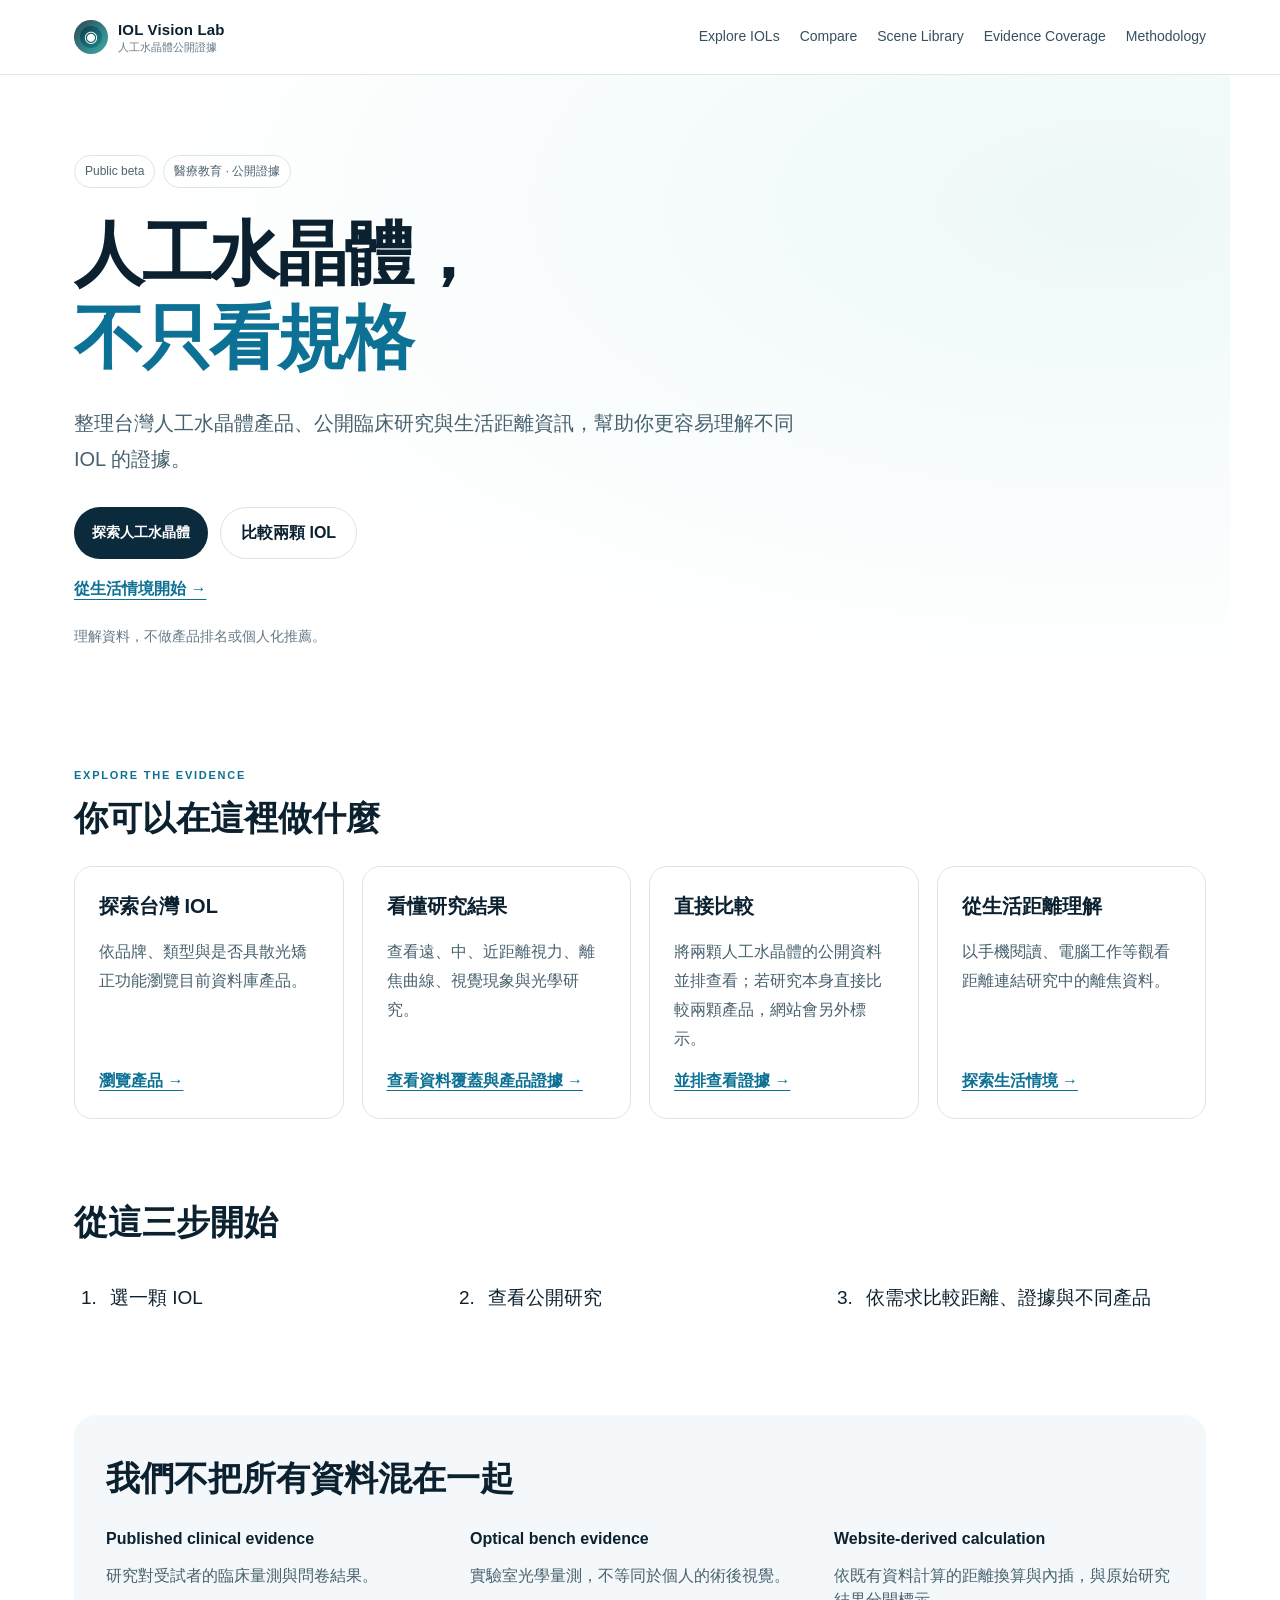
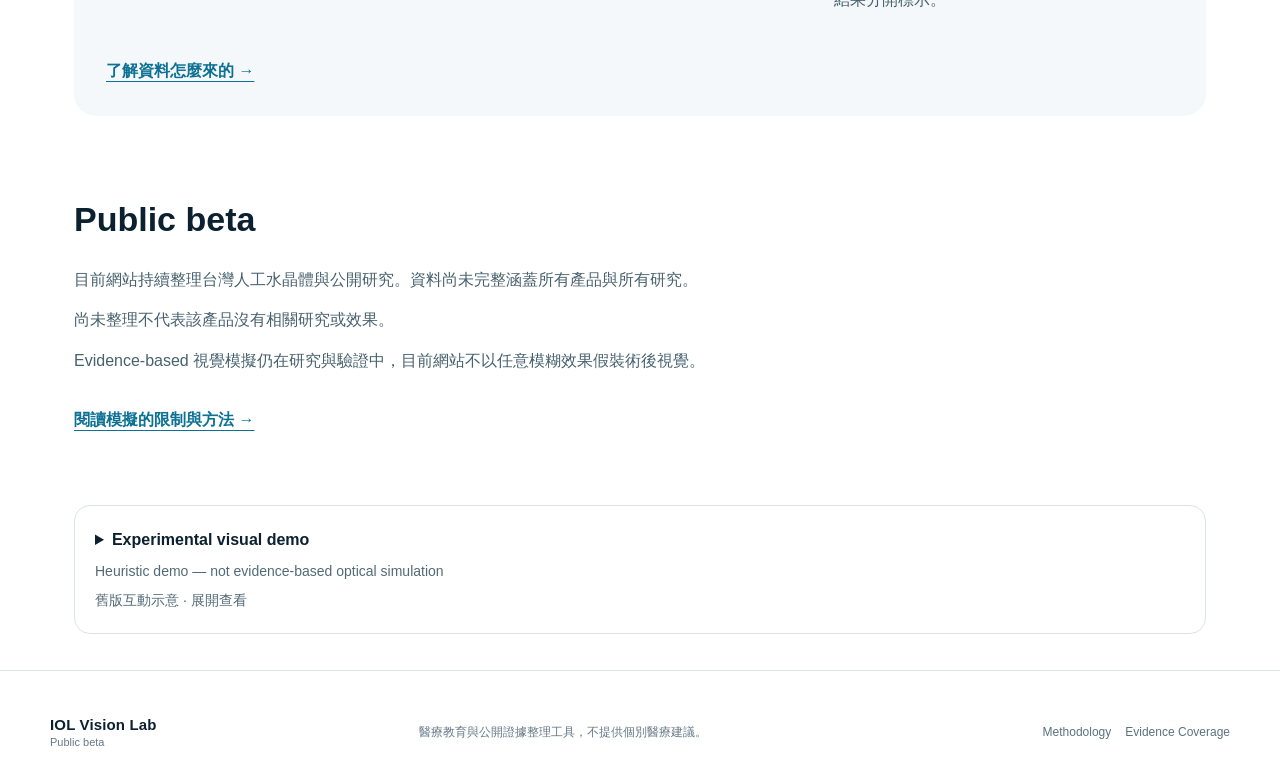
<file: index.html>
<!DOCTYPE html>
<html lang="zh-Hant">
<head>
<meta charset="UTF-8"><meta name="viewport" content="width=device-width, initial-scale=1">
<title>IOL Vision Lab｜人工水晶體公開證據 · Public beta</title>
<meta name="description" content="整理台灣人工水晶體產品、公開臨床研究與生活距離資訊，幫助你更容易理解不同 IOL 的證據。">
<link rel="stylesheet" href="styles.css"><link rel="stylesheet" href="homepage.css">
</head>
<body class="beta-home">
<a class="skip-link" href="#main-content">跳至主要內容</a>
<header class="nav-shell"><nav class="nav" aria-label="主要導覽">
<a href="index.html" class="brand"><span class="brand-mark" aria-hidden="true">◉</span><span><b>IOL Vision Lab</b><small>人工水晶體公開證據</small></span></a>
<div class="nav-links"><a href="iol-catalog.html">Explore IOLs</a><a href="iol-comparison.html">Compare</a><a href="scene-library.html">Scene Library</a><a href="evidence-coverage.html">Evidence Coverage</a><a href="methodology.html">Methodology</a></div>
</nav></header>
<main id="main-content" tabindex="-1">
<section class="onboarding-hero section" aria-labelledby="home-title">
<div class="eyebrow"><span>Public beta</span><span>醫療教育 · 公開證據</span></div>
<h1 id="home-title">人工水晶體，<br><span>不只看規格</span></h1>
<p class="hero-intro">整理台灣人工水晶體產品、公開臨床研究與生活距離資訊，幫助你更容易理解不同 IOL 的證據。</p>
<div class="hero-actions"><a class="button primary" href="iol-catalog.html">探索人工水晶體</a><a class="button ghost" href="iol-comparison.html">比較兩顆 IOL</a></div>
<a class="text-link" href="scene-library.html">從生活情境開始 →</a>
<p class="home-note">理解資料，不做產品排名或個人化推薦。</p>
</section>
<section class="section home-section" aria-labelledby="can-do"><span class="kicker">EXPLORE THE EVIDENCE</span><h2 id="can-do">你可以在這裡做什麼</h2>
<div class="onboarding-cards">
<article><h3>探索台灣 IOL</h3><p>依品牌、類型與是否具散光矯正功能瀏覽目前資料庫產品。</p><a href="iol-catalog.html">瀏覽產品 →</a></article>
<article><h3>看懂研究結果</h3><p>查看遠、中、近距離視力、離焦曲線、視覺現象與光學研究。</p><a href="evidence-coverage.html">查看資料覆蓋與產品證據 →</a></article>
<article><h3>直接比較</h3><p>將兩顆人工水晶體的公開資料並排查看；若研究本身直接比較兩顆產品，網站會另外標示。</p><a href="iol-comparison.html">並排查看證據 →</a></article>
<article><h3>從生活距離理解</h3><p>以手機閱讀、電腦工作等觀看距離連結研究中的離焦資料。</p><a href="scene-library.html">探索生活情境 →</a></article>
</div></section>
<section class="section home-section" aria-labelledby="steps-title"><h2 id="steps-title">從這三步開始</h2>
<ol class="home-steps"><li>選一顆 IOL</li><li>查看公開研究</li><li>依需求比較距離、證據與不同產品</li></ol>
</section>
<section class="section home-section" aria-labelledby="layers-title"><div class="home-transparency"><h2 id="layers-title">我們不把所有資料混在一起</h2>
<dl class="home-layers"><div><dt>Published clinical evidence</dt><dd>研究對受試者的臨床量測與問卷結果。</dd></div><div><dt>Optical bench evidence</dt><dd>實驗室光學量測，不等同於個人的術後視覺。</dd></div><div><dt>Website-derived calculation</dt><dd>依既有資料計算的距離換算與內插，與原始研究結果分開標示。</dd></div></dl>
<a class="text-link" href="methodology.html">了解資料怎麼來的 →</a></div></section>
<section class="section home-section home-scope" aria-labelledby="scope-title"><h2 id="scope-title">Public beta</h2><p>目前網站持續整理台灣人工水晶體與公開研究。資料尚未完整涵蓋所有產品與所有研究。</p><p>尚未整理不代表該產品沒有相關研究或效果。</p>
<p>Evidence-based 視覺模擬仍在研究與驗證中，目前網站不以任意模糊效果假裝術後視覺。</p><a class="text-link" href="methodology.html">閱讀模擬的限制與方法 →</a></section>
<div class="section home-section"><details class="experimental-demo"><summary><strong>Experimental visual demo</strong><span>Heuristic demo — not evidence-based optical simulation</span><span>舊版互動示意 · 展開查看</span></summary>
<p class="demo-notice">這是保留供概念示範的舊版功能，並非正式 evidence-based 視覺模擬。人工設定數值不代表任何特定產品的臨床效果。</p>
    <section id="simulator" class="section simulator-section">
      <div class="section-head">
        <div>
          <span class="kicker">EXPERIMENTAL VISUAL DEMO</span>
          <h2>人工設定的視覺效果示意</h2>
        </div>
        <p>Heuristic demo — not evidence-based optical simulation。下方類型數值與畫面為示意設定，不是產品研究結果，也不能預測個人術後視覺。</p>
      </div>

      <div class="scene-tabs" id="sceneTabs"></div>

      <div class="sim-toolbar">
        <div class="preset-group">
          <span class="toolbar-label">情境快速設定</span>
          <button data-preset="night">夜間開車多</button>
          <button data-preset="computer">電腦族</button>
          <button data-preset="reading">手機閱讀多</button>
        </div>
        <label class="sync-toggle">
          <input type="checkbox" id="syncToggle" checked />
          <span class="toggle-ui"></span>
          同步比較
        </label>
      </div>

      <div class="comparison-grid">
        <article class="vision-card" data-side="left">
          <div class="vision-card-head">
            <div>
              <span class="comparison-label">比較 A</span>
              <select id="lensLeft" aria-label="比較 A 人工水晶體類型"></select>
            </div>
            <span class="distance-badge" id="distanceLeft">5 m+</span>
          </div>
          <div class="scene-frame" id="sceneLeft">
            <div class="scene-layer scene-art"></div>
            <div class="halo-layer"></div>
            <div class="glare-layer"></div>
            <div class="astigmatism-layer"></div>
            <div class="frame-vignette"></div>
            <div class="scene-caption"><span id="sceneNameLeft"></span><small id="sceneHintLeft"></small></div>
          </div>
          <div class="vision-profile" id="profileLeft"></div>
        </article>

        <article class="vision-card" data-side="right">
          <div class="vision-card-head">
            <div>
              <span class="comparison-label">比較 B</span>
              <select id="lensRight" aria-label="比較 B 人工水晶體類型"></select>
            </div>
            <span class="distance-badge" id="distanceRight">5 m+</span>
          </div>
          <div class="scene-frame" id="sceneRight">
            <div class="scene-layer scene-art"></div>
            <div class="halo-layer"></div>
            <div class="glare-layer"></div>
            <div class="astigmatism-layer"></div>
            <div class="frame-vignette"></div>
            <div class="scene-caption"><span id="sceneNameRight"></span><small id="sceneHintRight"></small></div>
          </div>
          <div class="vision-profile" id="profileRight"></div>
        </article>
      </div>

      <div class="controls-card">
        <div class="controls-head">
          <div>
            <span class="kicker">HEURISTIC CONTROLS</span>
            <h3>調整視覺參數</h3>
          </div>
          <p>這些控制項用來示範影響視覺品質的概念，不是臨床計算器。</p>
        </div>
        <div class="controls-grid">
          <label>Halo 光暈
            <div class="range-line"><input id="haloControl" type="range" min="0" max="100" value="38"><output id="haloOut">38</output></div>
          </label>
          <label>Glare 眩光
            <div class="range-line"><input id="glareControl" type="range" min="0" max="100" value="26"><output id="glareOut">26</output></div>
          </label>
          <label>Contrast 對比
            <div class="range-line"><input id="contrastControl" type="range" min="55" max="115" value="92"><output id="contrastOut">92%</output></div>
          </label>
          <label>Residual astigmatism 殘餘散光
            <div class="range-line"><input id="astigControl" type="range" min="0" max="15" value="2"><output id="astigOut">0.2 D</output></div>
          </label>
          <label>Pupil size 瞳孔
            <div class="range-line"><input id="pupilControl" type="range" min="20" max="60" value="34"><output id="pupilOut">3.4 mm</output></div>
          </label>
        </div>
        <div class="micro-disclaimer">模擬畫面不等於實際術後視覺。實際結果仍受角膜、眼表、黃斑部、視神經、殘餘屈光、IOL centration 與 neuroadaptation 等因素影響。</div>
      </div>
    </section>

    <section id="types" class="section types-section">
      <div class="section-head">
        <div>
          <span class="kicker">LENS TYPES</span>
          <h2>先理解鏡片「設計目標」，再談選擇</h2>
        </div>
        <p>以下內容採中性衛教描述；不同產品與個體差異可能很大。</p>
      </div>
      <div class="type-grid" id="typeGrid"></div>
    </section>

    <section id="lifestyle" class="section lifestyle-section">
      <div class="lifestyle-card">
        <div class="section-head compact">
          <div>
            <span class="kicker">YOUR DAILY LIFE</span>
            <h2>哪些生活情境對你最重要？</h2>
          </div>
          <p>先定義需求，再把需求帶進門診討論。</p>
        </div>
        <div class="chip-grid" id="lifestyleChips"></div>
        <div class="summary-card">
          <span>你的重點</span>
          <h3 id="lifestyleSummary">尚未選擇生活需求</h3>
          <p>這些偏好可作為與眼科醫師進行 shared decision-making 的起點，而不是自動選擇某一種鏡片。</p>
        </div>
      </div>
    </section>


</details></div>
</main>
<footer><div class="footer-grid"><div class="brand footer-brand"><span><b>IOL Vision Lab</b><small>Public beta</small></span></div><p>醫療教育與公開證據整理工具，不提供個別醫療建議。</p><div class="footer-links"><a href="methodology.html">Methodology</a><a href="evidence-coverage.html">Evidence Coverage</a></div></div></footer>
<script src="data/demo-lenses.js"></script><script src="app.js"></script>
</body></html>
</file>
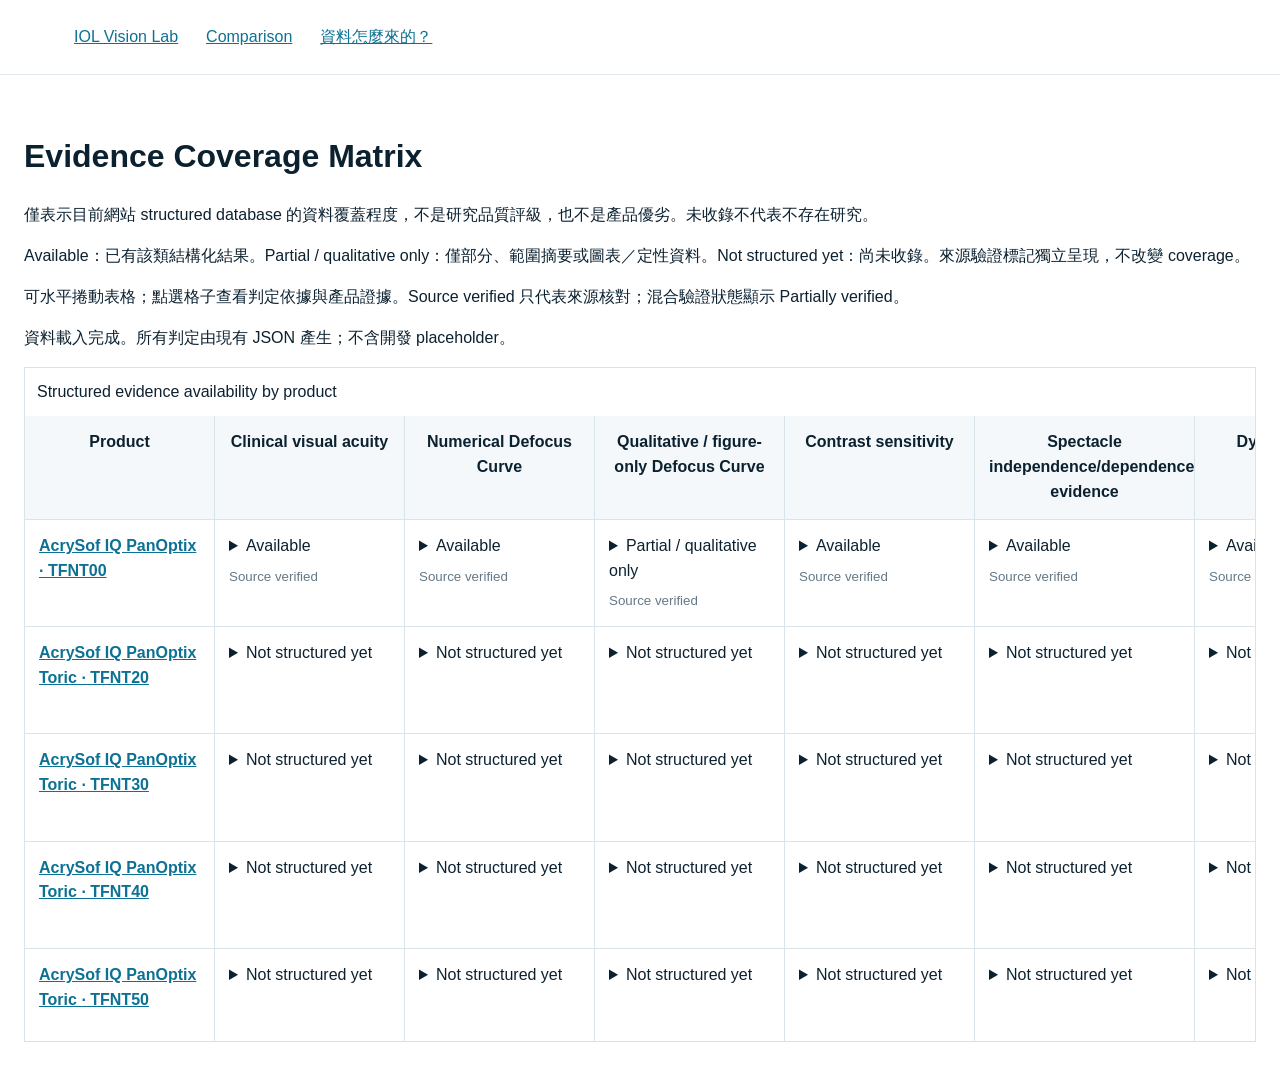
<file: evidence-coverage.html>
<!DOCTYPE html><html lang="zh-Hant"><head><meta charset="UTF-8"><meta name="viewport" content="width=device-width,initial-scale=1"><title>Evidence Coverage Matrix｜IOL Vision Lab</title><link rel="stylesheet" href="styles.css"><link rel="stylesheet" href="evidence-coverage.css"><script src="evidence-utils.js" defer></script><script src="evidence-routing.js" defer></script><script src="evidence-coverage.js" defer></script></head><body class="coverage"><header class="nav-shell"><nav class="nav"><a href="index.html" class="brand">IOL Vision Lab</a><a href="iol-comparison.html">Comparison</a><a href="methodology.html">資料怎麼來的？</a></nav></header><main><h1>Evidence Coverage Matrix</h1><p>僅表示目前網站 structured database 的資料覆蓋程度，不是研究品質評級，也不是產品優劣。未收錄不代表不存在研究。</p><p>Available：已有該類結構化結果。Partial / qualitative only：僅部分、範圍摘要或圖表／定性資料。Not structured yet：尚未收錄。來源驗證標記獨立呈現，不改變 coverage。</p><p>可水平捲動表格；點選格子查看判定依據與產品證據。Source verified 只代表來源核對；混合驗證狀態顯示 Partially verified。</p><p id="coverage-status" role="status">載入中…</p><div class="matrix-scroll" tabindex="0" aria-label="Evidence coverage table"><table id="coverage-table"><caption>Structured evidence availability by product</caption></table></div><noscript>請啟用 JavaScript。</noscript></main></body></html>
</file>
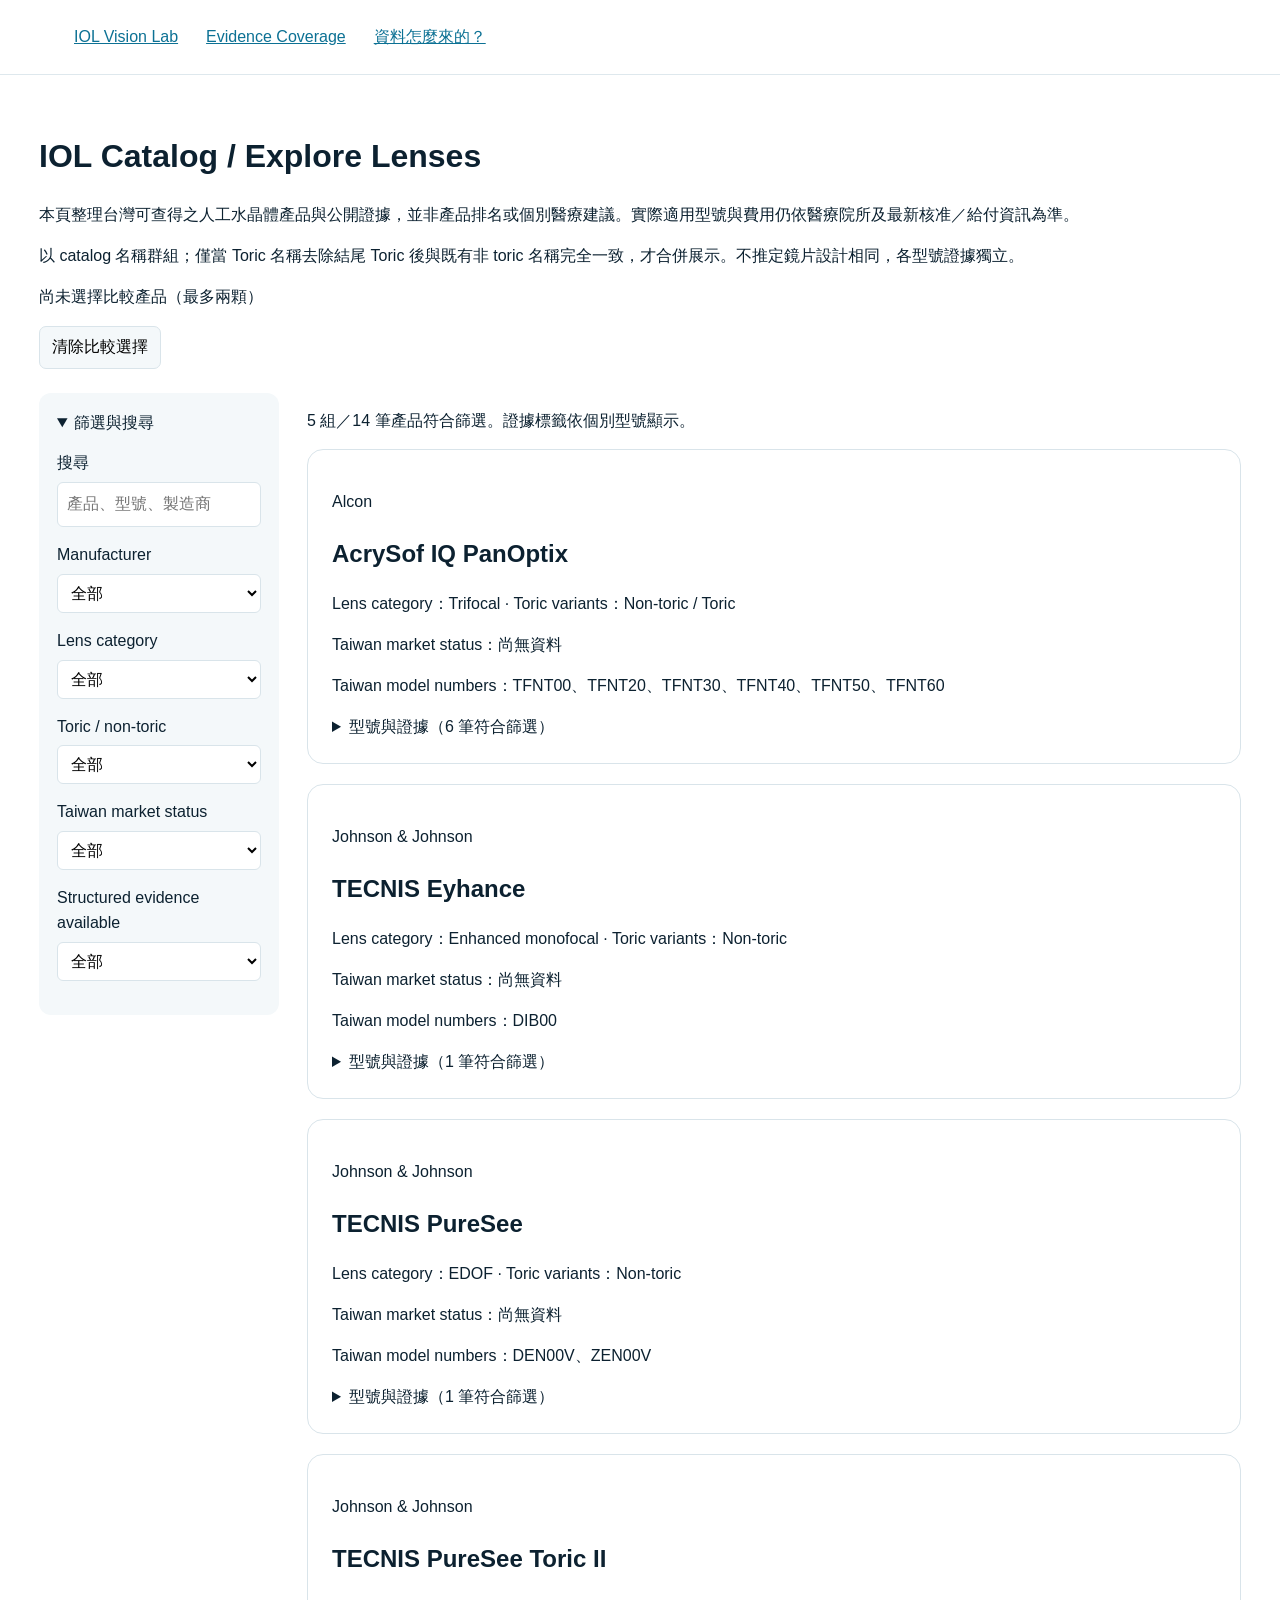
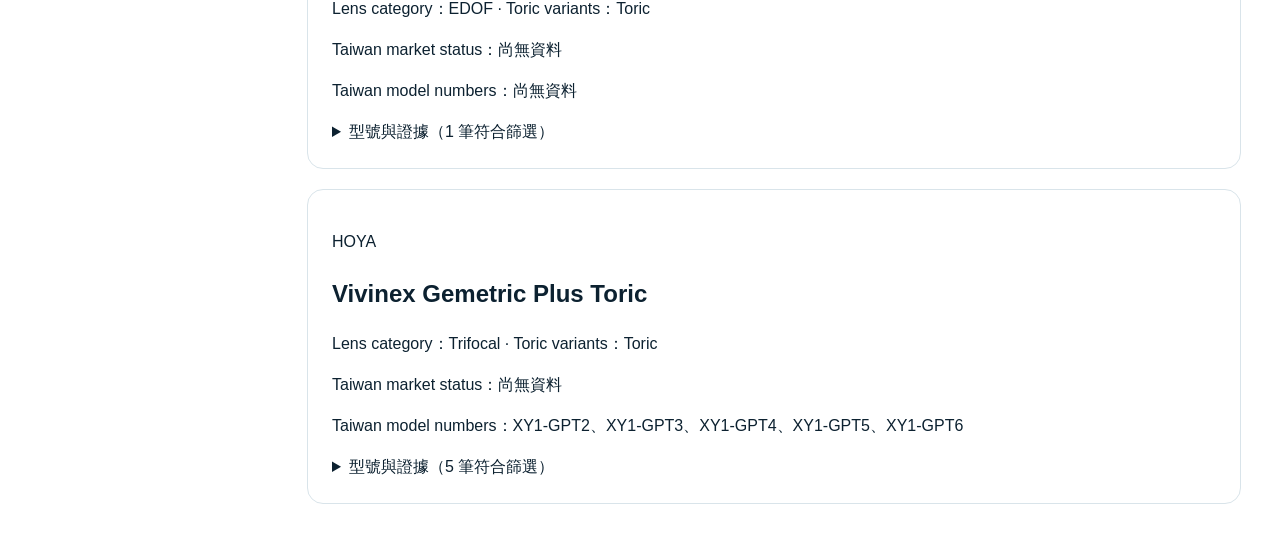
<file: iol-catalog.html>
<!DOCTYPE html><html lang="zh-Hant"><head><meta charset="UTF-8"><meta name="viewport" content="width=device-width,initial-scale=1"><title>Explore Lenses｜IOL Catalog</title><link rel="stylesheet" href="styles.css"><link rel="stylesheet" href="iol-catalog.css"><script src="evidence-routing.js" defer></script><script src="evidence-utils.js" defer></script><script src="iol-catalog.js" defer></script></head><body class="catalog"><header class="nav-shell"><nav class="nav"><a href="index.html" class="brand">IOL Vision Lab</a><a href="evidence-coverage.html">Evidence Coverage</a><a href="methodology.html">資料怎麼來的？</a></nav></header><main><h1>IOL Catalog / Explore Lenses</h1><p>本頁整理台灣可查得之人工水晶體產品與公開證據，並非產品排名或個別醫療建議。實際適用型號與費用仍依醫療院所及最新核准／給付資訊為準。</p><p>以 catalog 名稱群組；僅當 Toric 名稱去除結尾 Toric 後與既有非 toric 名稱完全一致，才合併展示。不推定鏡片設計相同，各型號證據獨立。</p><p id="selection" role="status">尚未選擇比較產品（最多兩顆）</p><button id="clear-selection" type="button">清除比較選擇</button><div class="catalog-layout"><aside><details id="filters" open><summary>篩選與搜尋</summary><label>搜尋<input id="search" type="search" placeholder="產品、型號、製造商"></label><label>Manufacturer<select id="manufacturer"></select></label><label>Lens category<select id="category"></select></label><label>Toric / non-toric<select id="toric"><option value="">全部</option><option value="true">Toric</option><option value="false">Non-toric</option><option value="unknown">尚無資料</option></select></label><label>Taiwan market status<select id="market"></select></label><label>Structured evidence available<select id="evidence"><option value="">全部</option><option value="yes">已整理</option><option value="no">尚未整理</option><option value="error">暫時無法載入</option></select></label></details></aside><section><p id="catalog-status" role="status">載入中…</p><div id="families"></div></section></div></main></body></html>
</file>
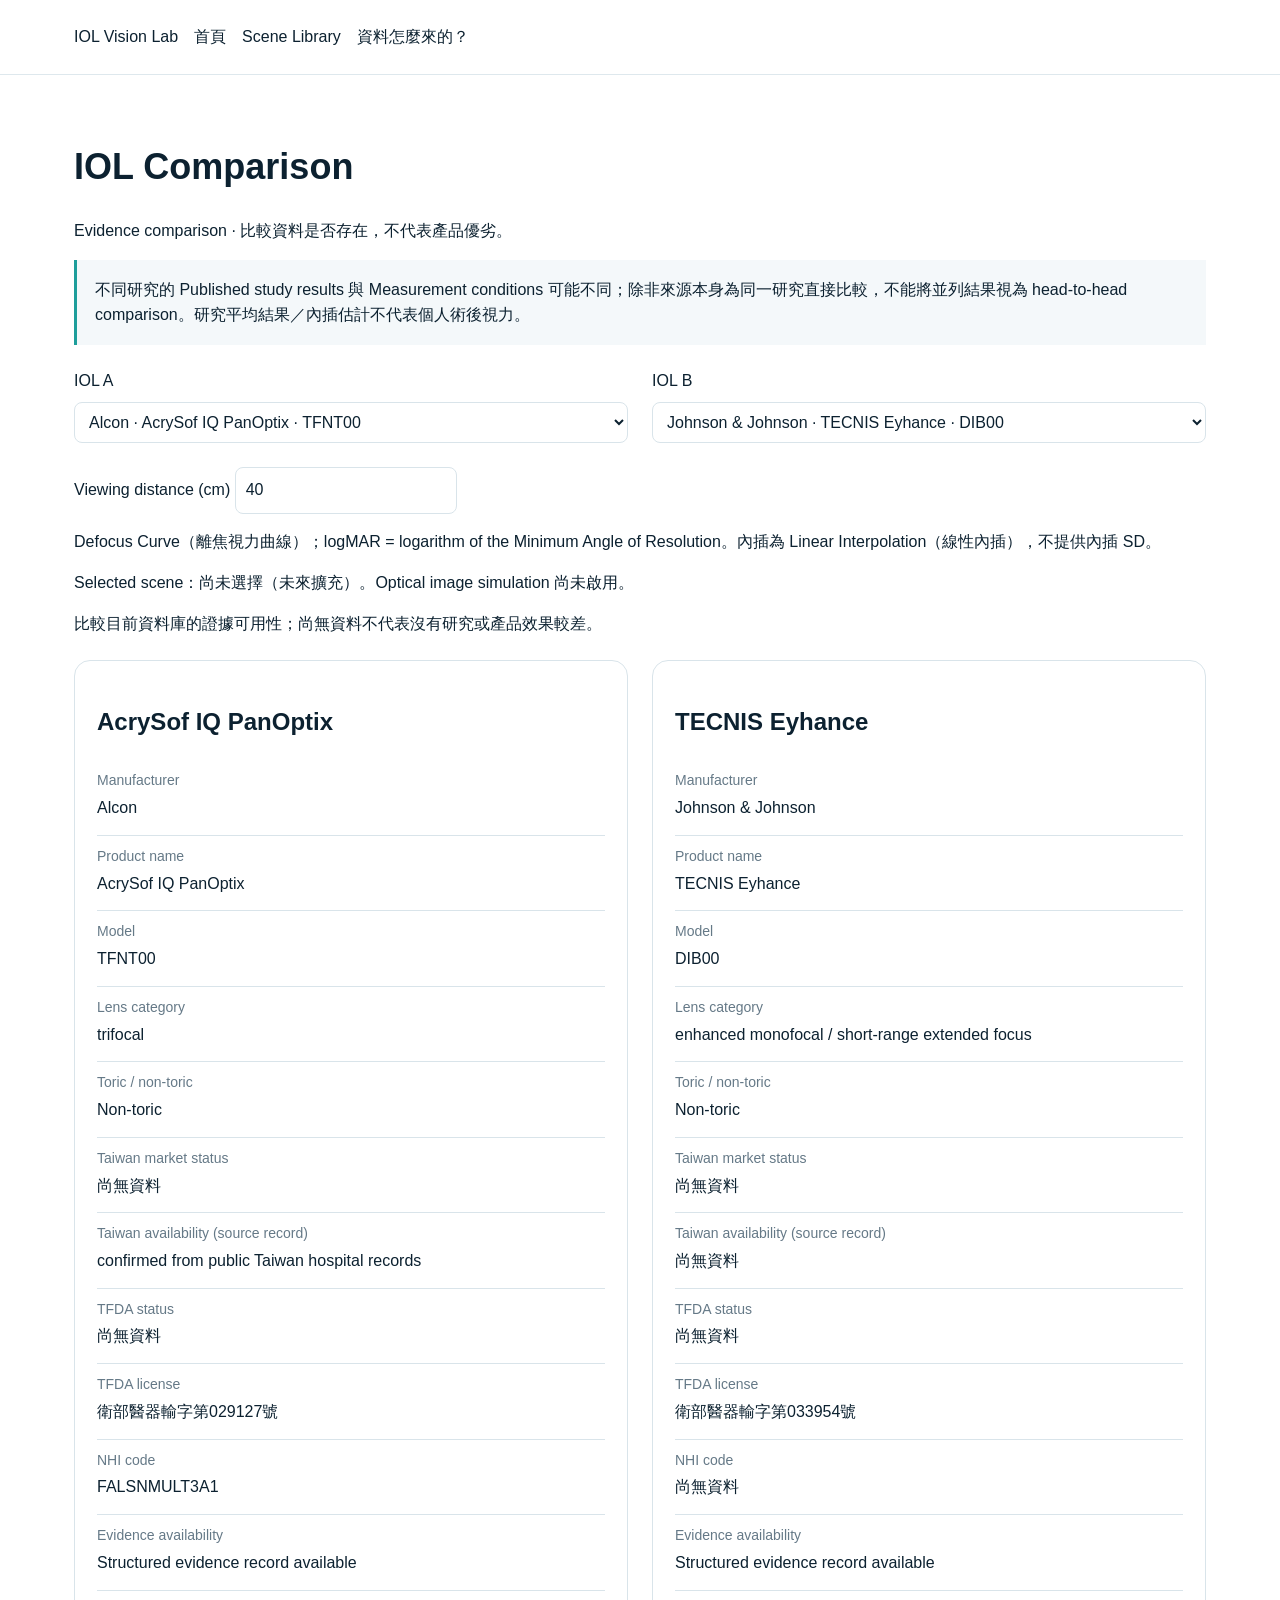
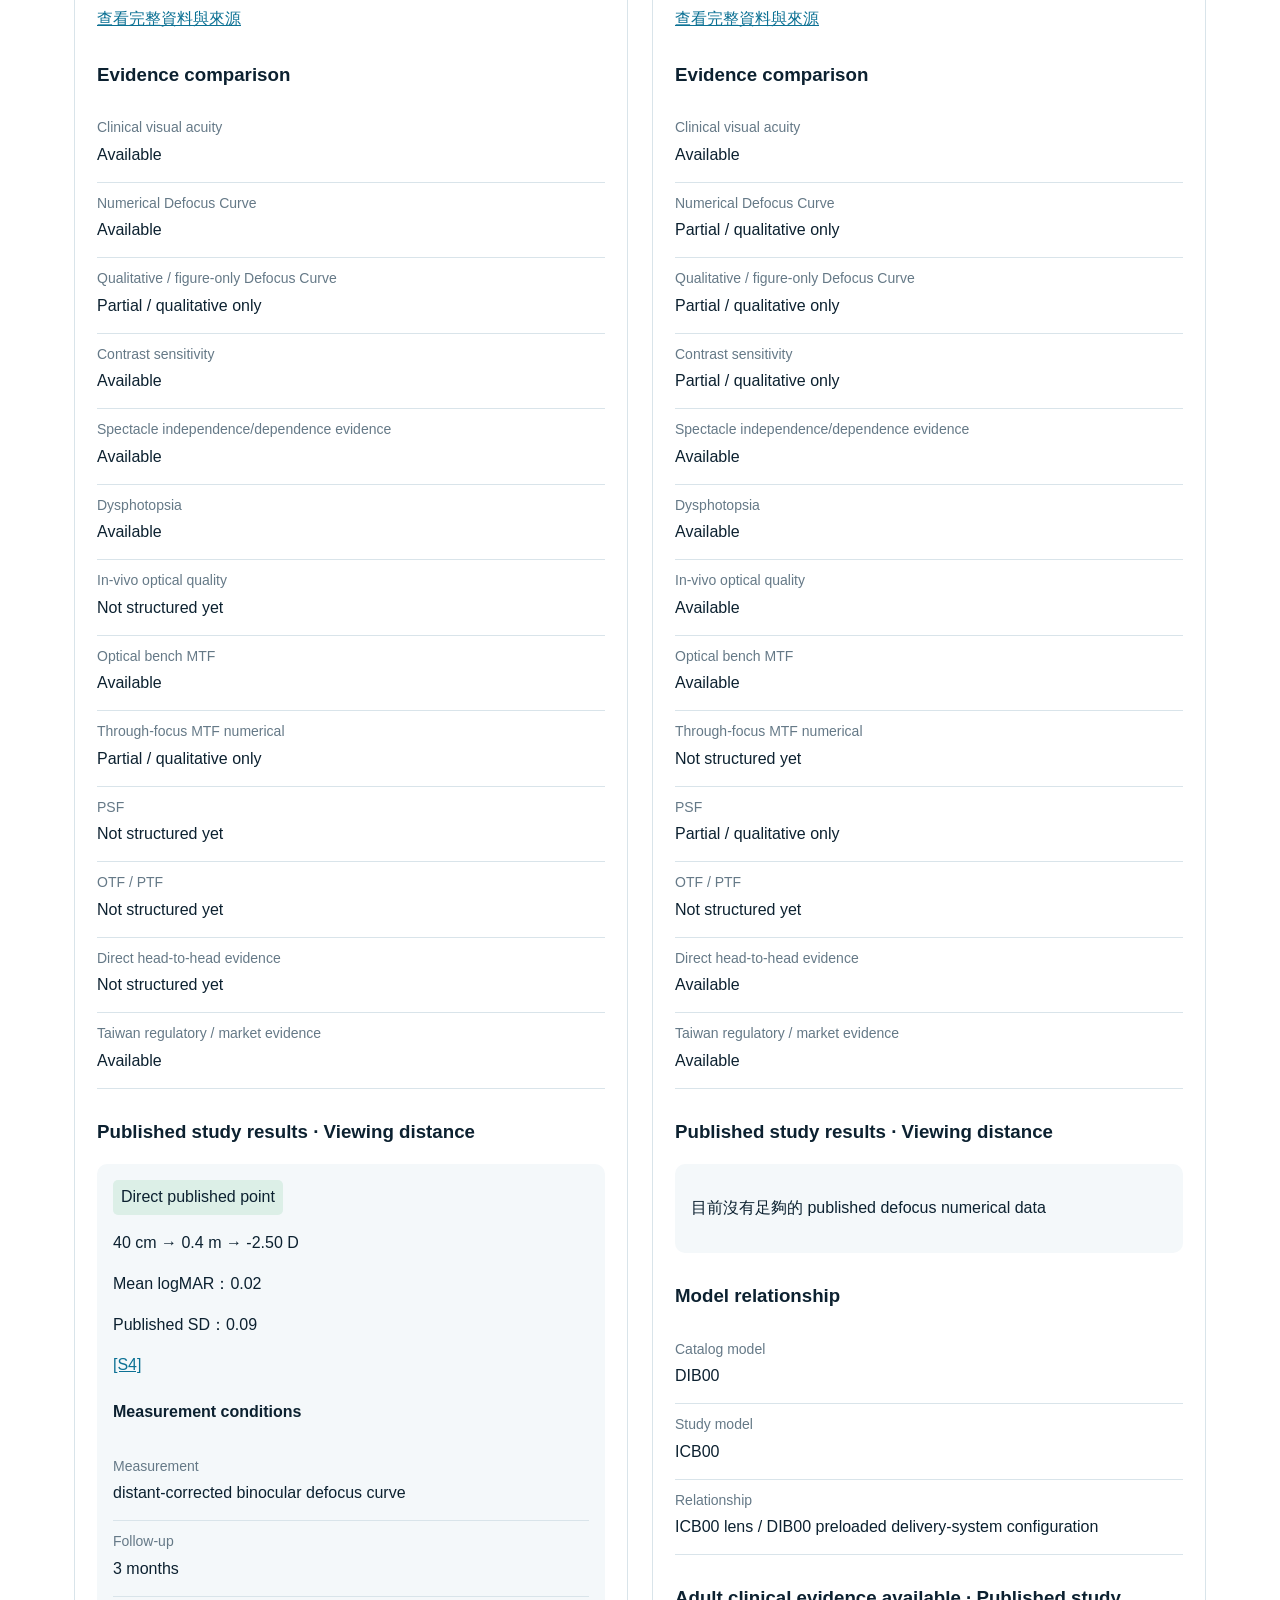
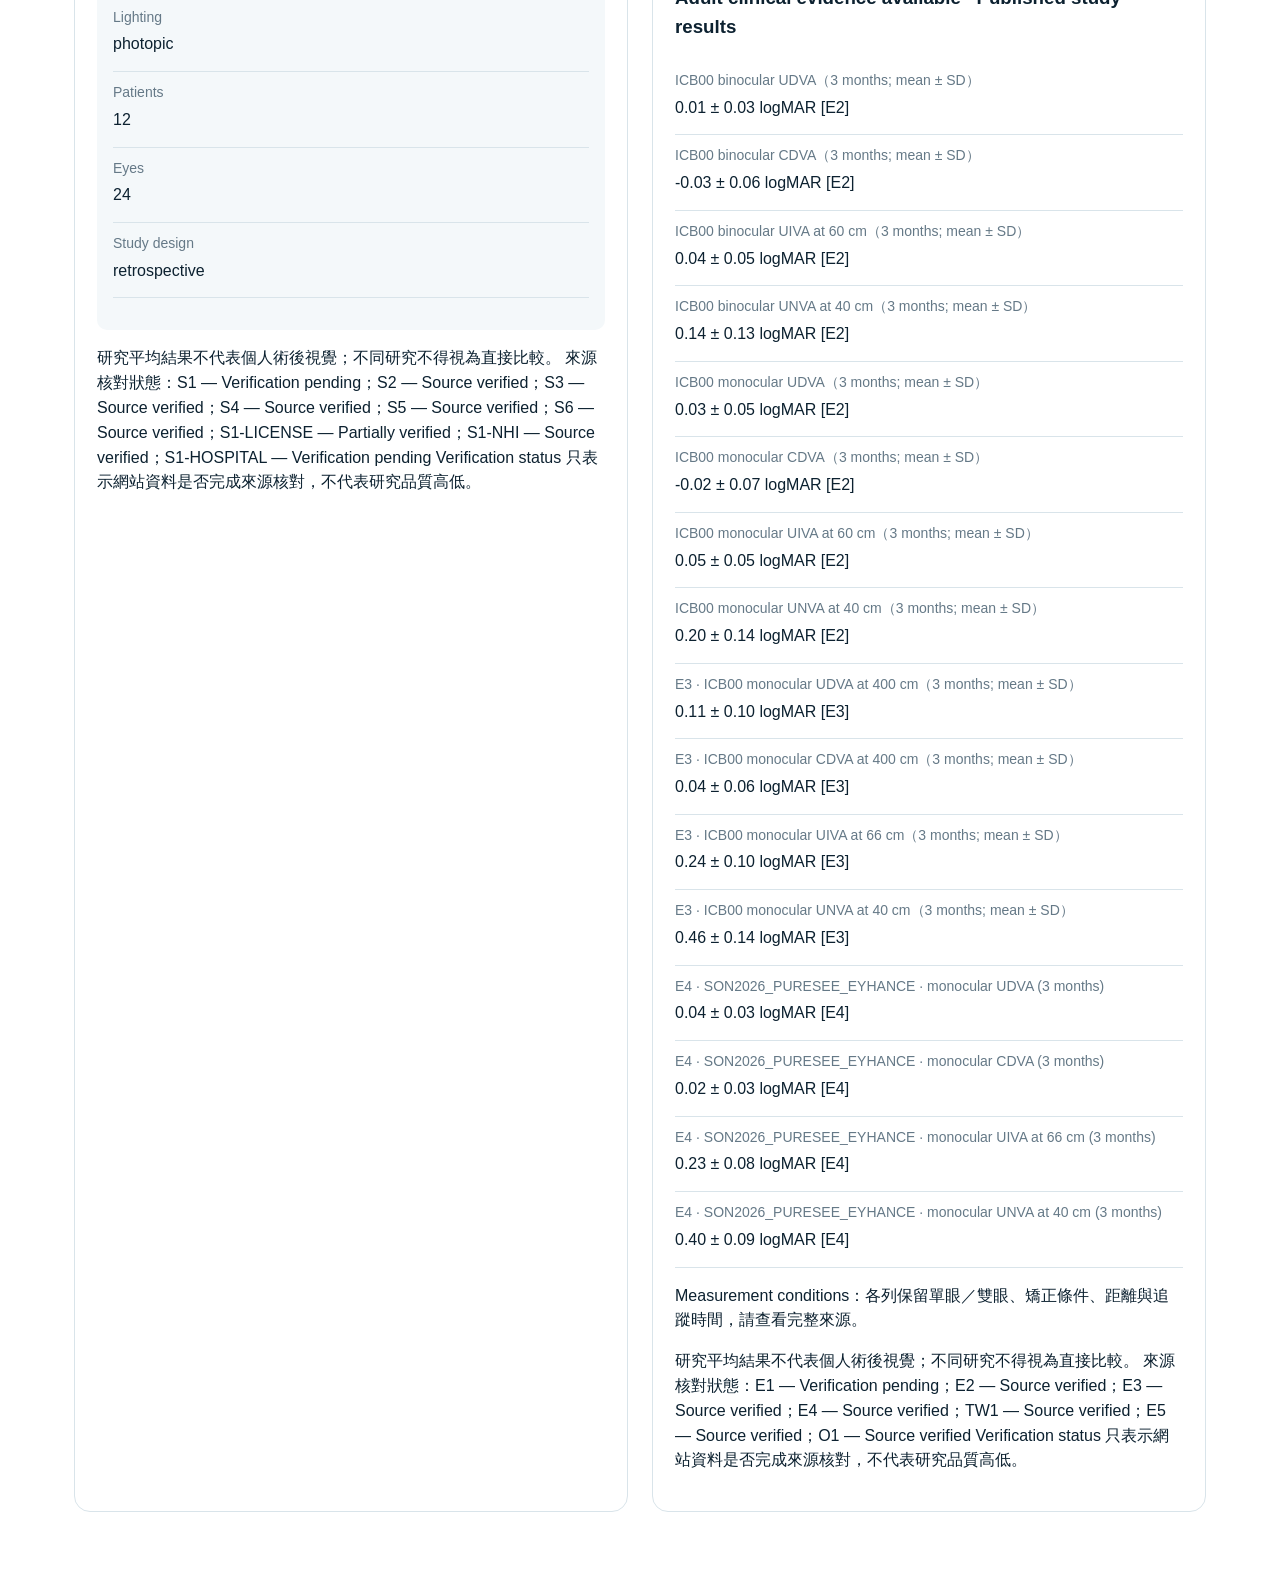
<file: iol-comparison.html>
<!DOCTYPE html>
<html lang="zh-Hant"><head><meta charset="UTF-8"><meta name="viewport" content="width=device-width,initial-scale=1"><title>IOL Comparison｜IOL Vision Lab</title><link rel="stylesheet" href="styles.css"><link rel="stylesheet" href="iol-comparison.css"><link rel="stylesheet" href="head-to-head-chart.css"><script src="evidence-utils.js" defer></script><script src="evidence-routing.js" defer></script><script src="defocus-calculator.js" defer></script><script src="head-to-head-chart.js" defer></script><script src="iol-comparison.js" defer></script></head>
<body class="comparison"><header class="nav-shell"><nav class="nav" aria-label="主要導覽"><a class="brand" href="index.html">IOL Vision Lab</a><a href="index.html">首頁</a><a href="scene-library.html">Scene Library</a><a href="methodology.html">資料怎麼來的？</a></nav></header>
<main class="section"><h1>IOL Comparison</h1><p>Evidence comparison · 比較資料是否存在，不代表產品優劣。</p>
<p class="notice">不同研究的 Published study results 與 Measurement conditions 可能不同；除非來源本身為同一研究直接比較，不能將並列結果視為 head-to-head comparison。研究平均結果／內插估計不代表個人術後視力。</p>
<div class="selectors"><label>IOL A <select id="iol-a" disabled></select></label><label>IOL B <select id="iol-b" disabled></select></label></div>
<label for="distance">Viewing distance (cm)</label> <input id="distance" type="number" step="any" min="0" value="40">
<p>Defocus Curve（離焦視力曲線）；logMAR = logarithm of the Minimum Angle of Resolution。內插為 Linear Interpolation（線性內插），不提供內插 SD。</p>
<p>Selected scene：尚未選擇（未來擴充）。Optical image simulation 尚未啟用。</p>
<p id="status" role="status">載入中…</p><div class="columns"><article id="side-a" aria-label="IOL A"></article><article id="side-b" aria-label="IOL B"></article></div>
<section id="shared-study" hidden aria-live="polite"></section><noscript>請啟用 JavaScript 以讀取產品與研究資料。</noscript></main></body></html>
</file>
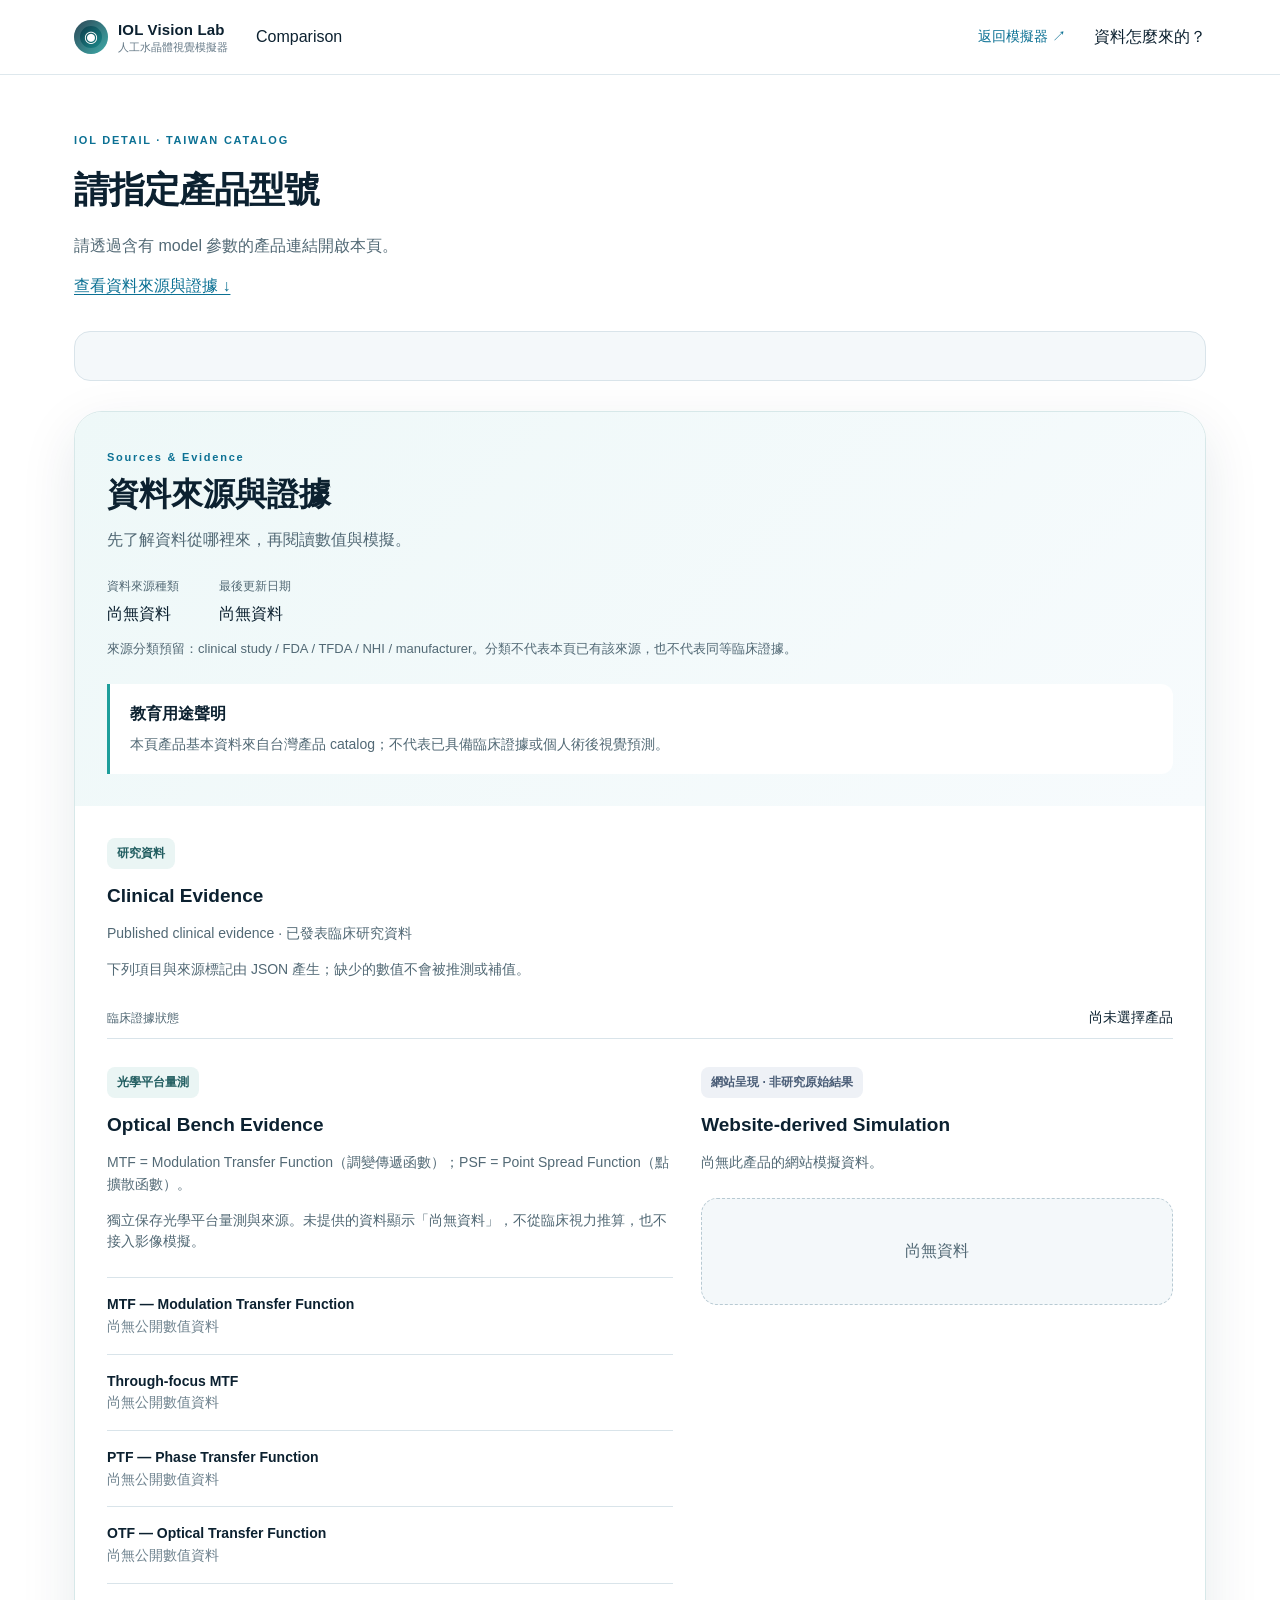
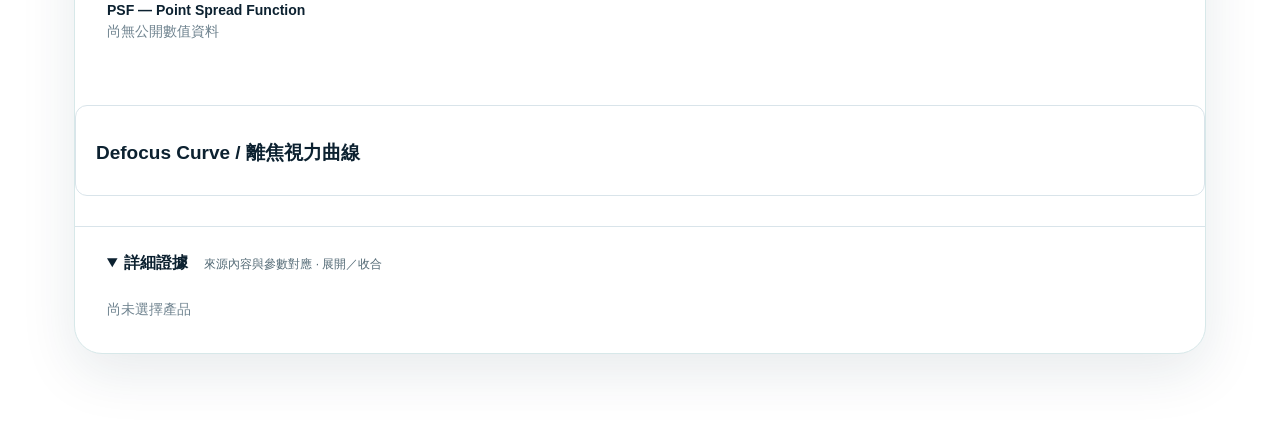
<file: iol-detail.html>
<!DOCTYPE html>
<html lang="zh-Hant">
<head>
  <meta charset="UTF-8">
  <meta name="viewport" content="width=device-width, initial-scale=1.0">
  <title>IOL detail 範本｜資料來源與證據</title>
  <link rel="stylesheet" href="styles.css">
  <link rel="stylesheet" href="evidence-panel.css">
  <link rel="stylesheet" href="defocus-chart.css"><link rel="stylesheet" href="patient-summary.css"><link rel="stylesheet" href="optical-bench-chart.css">
</head>
<body class="iol-detail">
  <header class="nav-shell"><nav class="nav" aria-label="主要導覽">
    <a href="index.html" class="brand"><span class="brand-mark">◉</span><span><b>IOL Vision Lab</b><small>人工水晶體視覺模擬器</small></span></a>
    <a href="iol-comparison.html">Comparison</a>
    <a class="detail-back" href="index.html">返回模擬器 ↗</a>
  <a href="methodology.html">資料怎麼來的？</a></nav></header>
  <main class="section detail-main">
    <header class="detail-heading">
      <span class="kicker">IOL DETAIL · TAIWAN CATALOG</span>
      <h1 id="product-name">載入中…</h1>
      <p id="product-summary">正在讀取資料。</p>
      <a class="source-marker" href="#sources-evidence">查看資料來源與證據 ↓</a>
    </header>
    <section id="product-details" hidden aria-labelledby="product-details-title">
      <h2 id="product-details-title">產品基本資料</h2>
      <dl class="source-fields" id="product-fields"></dl>
    </section>
    <section id="patient-summary" aria-label="快速了解"></section>
    <section class="evidence-panel" id="sources-evidence" aria-labelledby="evidence-title">
      <div class="evidence-summary">
        <span class="kicker" lang="en">Sources &amp; Evidence</span>
        <h2 id="evidence-title">資料來源與證據</h2>
        <p>先了解資料從哪裡來，再閱讀數值與模擬。</p>
        <dl class="summary-fields">
          <div><dt>資料來源種類</dt><dd id="source-type-badges" aria-live="polite">載入中…</dd></div>
          <div><dt>最後更新日期</dt><dd id="last-verified-date">載入中…</dd></div>
        </dl>
        <p class="source-types">來源分類預留：clinical study / FDA / TFDA / NHI / manufacturer。分類不代表本頁已有該來源，也不代表同等臨床證據。</p>
        <div class="disclaimer-box" id="evidence-disclaimer" aria-live="polite"></div>
      </div>
      <div class="evidence-distinction">
        <section aria-labelledby="published-title">
          <span class="evidence-badge">研究資料</span>
          <h3 id="published-title" lang="en">Clinical Evidence</h3>
          <p>Published clinical evidence · 已發表臨床研究資料</p>
          <p>下列項目與來源標記由 JSON 產生；缺少的數值不會被推測或補值。</p>
          <dl class="clinical-parameters" id="clinical-parameters" aria-live="polite"></dl>
        </section>
        <section class="optical-evidence" aria-labelledby="optical-title">
          <span class="evidence-badge optical-badge">光學平台量測</span>
          <h3 id="optical-title" lang="en">Optical Bench Evidence</h3>
          <p>MTF = Modulation Transfer Function（調變傳遞函數）；PSF = Point Spread Function（點擴散函數）。</p>
          <p>獨立保存光學平台量測與來源。未提供的資料顯示「尚無資料」，不從臨床視力推算，也不接入影像模擬。</p>
          <div id="optical-evidence-data" aria-live="polite"></div>
        </section>
        <section class="visualization-placeholder" aria-labelledby="visualization-title">
          <span class="evidence-badge visualization">網站呈現 · 非研究原始結果</span>
          <h3 id="visualization-title" lang="en">Website-derived Simulation</h3>
          <p id="simulation-description">載入中…</p>
          <div class="empty-visual" id="simulation-status">載入中…</div>
        </section>
      </div>
      <section class="defocus-chart" aria-labelledby="defocus-chart-title"><h3 id="defocus-chart-title">Defocus Curve / 離焦視力曲線</h3><div id="defocus-chart"></div></section>
      <section id="distance-calculator" class="distance-calculator" hidden></section>
      <details class="evidence-details" open>
        <summary>詳細證據 <span>來源內容與參數對應 · 展開／收合</span></summary>
        <div class="source-list" id="source-list" aria-live="polite"></div>
      </details>
    </section>
  </main>
  <script src="evidence-utils.js" defer></script><script src="optical-bench-chart.js"></script><script src="patient-summary.js" defer></script><script src="evidence-routing.js" defer></script><script src="defocus-chart.js" defer></script><script src="defocus-calculator.js"></script>
  <script src="evidence-panel.js"></script>
</body>
</html>
</file>
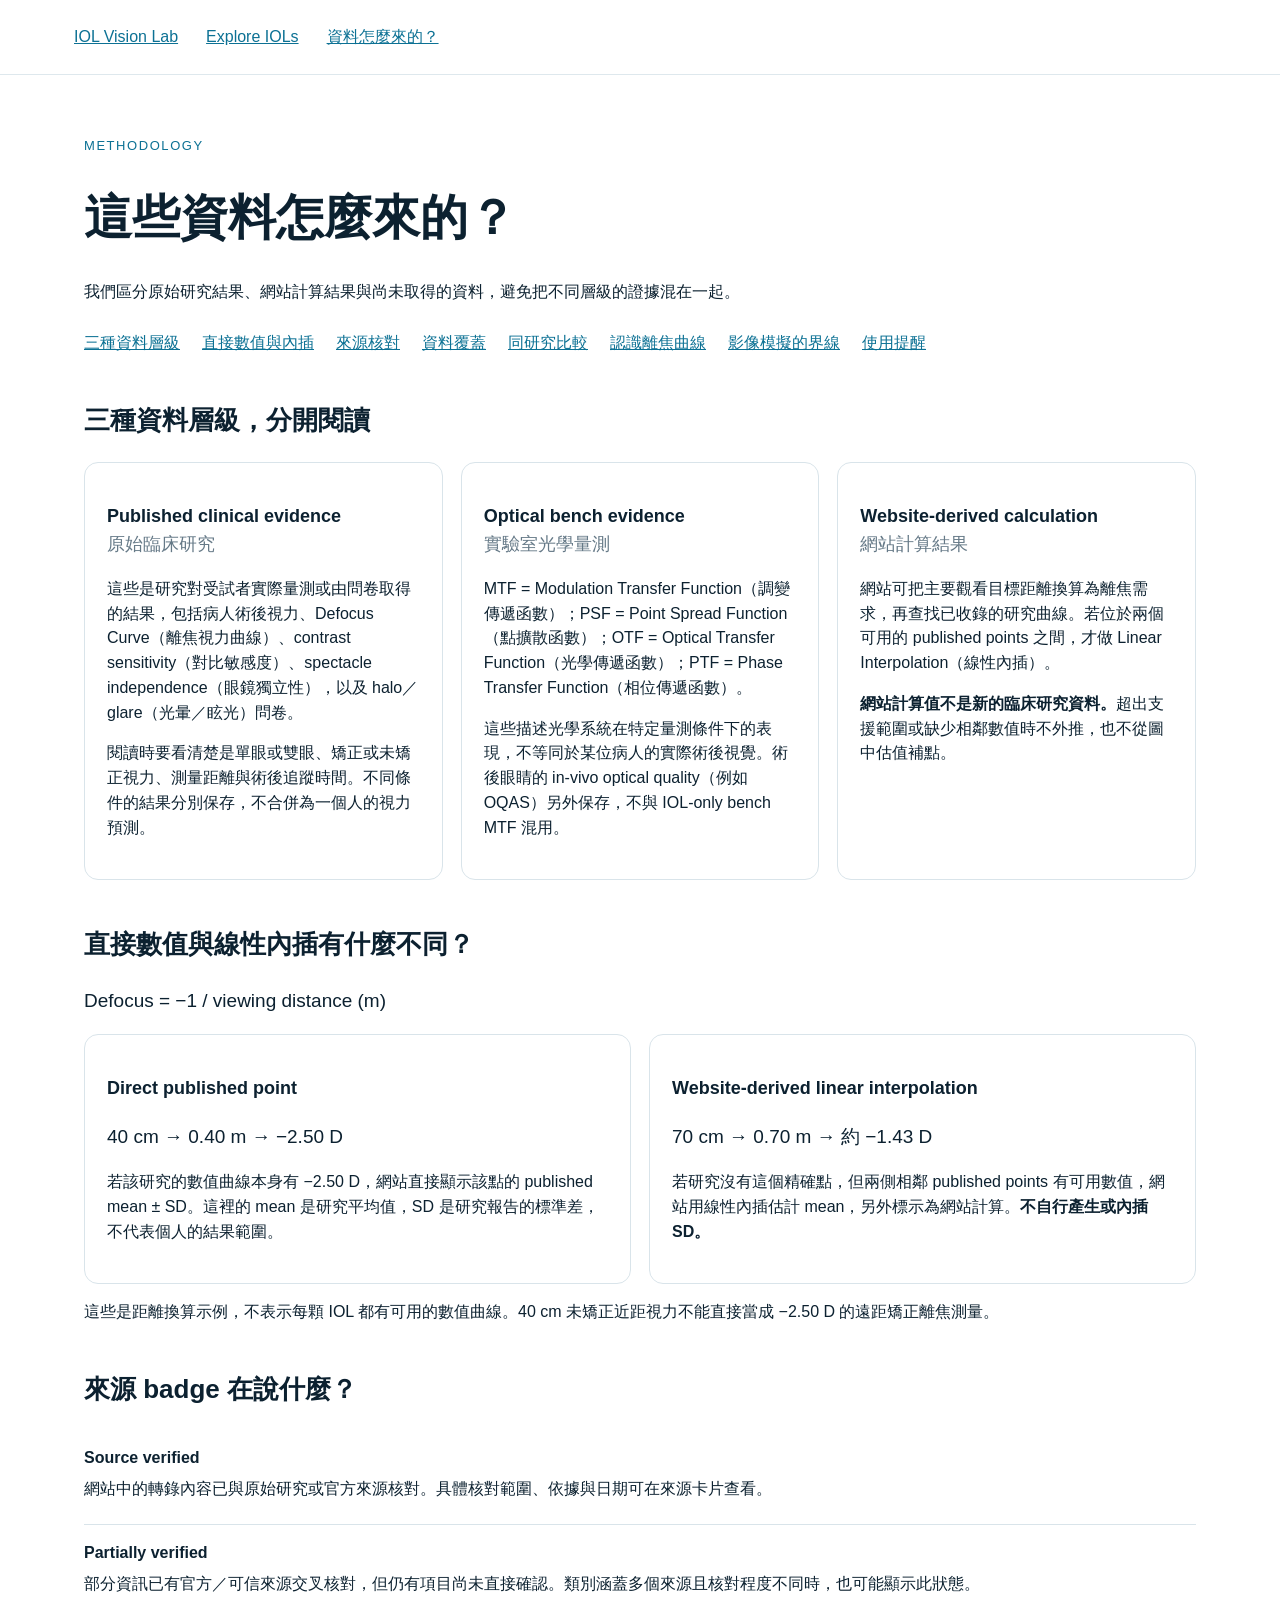
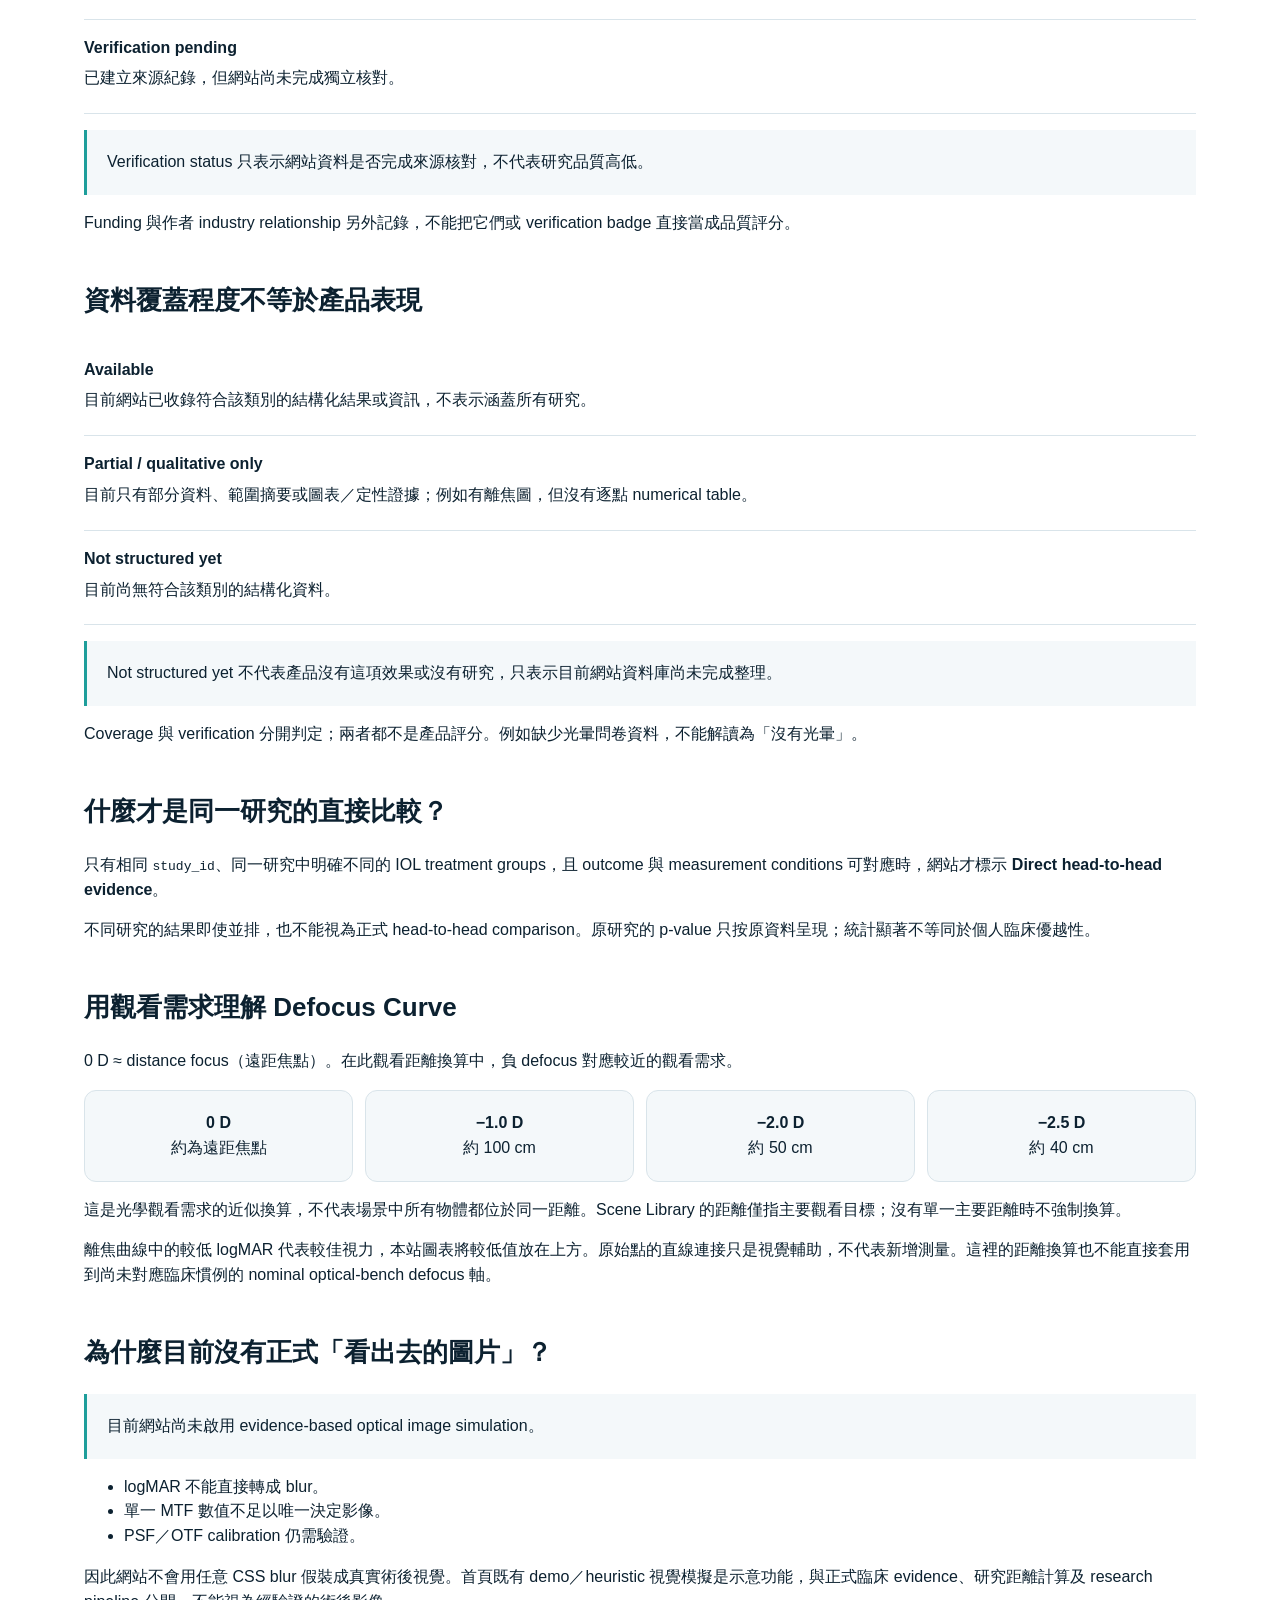
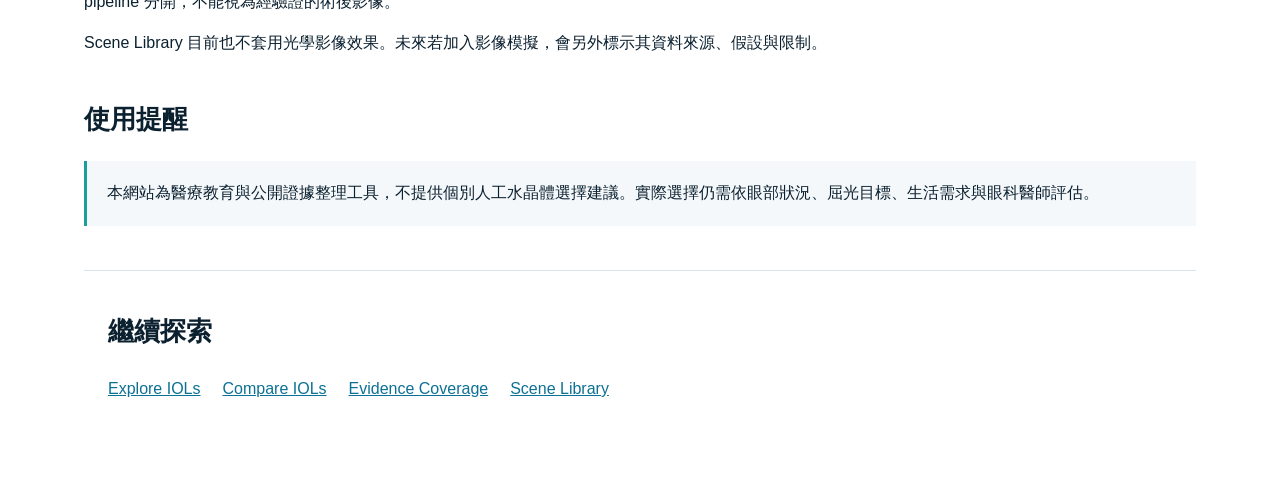
<file: methodology.html>
<!DOCTYPE html>
<html lang="zh-Hant">
<head>
<meta charset="UTF-8"><meta name="viewport" content="width=device-width,initial-scale=1">
<title>這些資料怎麼來的？｜IOL Vision Lab</title>
<meta name="description" content="了解 IOL Vision Lab 如何區分原始研究、光學平台量測、網站計算與待核對資料。">
<link rel="stylesheet" href="styles.css"><link rel="stylesheet" href="methodology.css">
</head>
<body class="methodology">
<header class="nav-shell"><nav class="nav" aria-label="主要導覽"><a class="brand" href="index.html">IOL Vision Lab</a><a href="iol-catalog.html">Explore IOLs</a><a href="methodology.html" aria-current="page">資料怎麼來的？</a></nav></header>
<main>
<header class="method-intro"><p class="method-kicker">METHODOLOGY</p><h1>這些資料怎麼來的？</h1><p>我們區分原始研究結果、網站計算結果與尚未取得的資料，避免把不同層級的證據混在一起。</p></header>
<nav class="method-contents" aria-label="本頁章節"><a href="#layers">三種資料層級</a><a href="#calculation">直接數值與內插</a><a href="#verification">來源核對</a><a href="#coverage">資料覆蓋</a><a href="#head-to-head">同研究比較</a><a href="#defocus">認識離焦曲線</a><a href="#images">影像模擬的界線</a><a href="#disclaimer">使用提醒</a></nav>
<section id="layers"><h2>三種資料層級，分開閱讀</h2><div class="method-cards">
<article><h3>Published clinical evidence<br><span>原始臨床研究</span></h3><p>這些是研究對受試者實際量測或由問卷取得的結果，包括病人術後視力、Defocus Curve（離焦視力曲線）、contrast sensitivity（對比敏感度）、spectacle independence（眼鏡獨立性），以及 halo／glare（光暈／眩光）問卷。</p><p>閱讀時要看清楚是單眼或雙眼、矯正或未矯正視力、測量距離與術後追蹤時間。不同條件的結果分別保存，不合併為一個人的視力預測。</p></article>
<article><h3>Optical bench evidence<br><span>實驗室光學量測</span></h3><p>MTF = Modulation Transfer Function（調變傳遞函數）；PSF = Point Spread Function（點擴散函數）；OTF = Optical Transfer Function（光學傳遞函數）；PTF = Phase Transfer Function（相位傳遞函數）。</p><p>這些描述光學系統在特定量測條件下的表現，不等同於某位病人的實際術後視覺。術後眼睛的 in-vivo optical quality（例如 OQAS）另外保存，不與 IOL-only bench MTF 混用。</p></article>
<article><h3>Website-derived calculation<br><span>網站計算結果</span></h3><p>網站可把主要觀看目標距離換算為離焦需求，再查找已收錄的研究曲線。若位於兩個可用的 published points 之間，才做 Linear Interpolation（線性內插）。</p><p><strong>網站計算值不是新的臨床研究資料。</strong>超出支援範圍或缺少相鄰數值時不外推，也不從圖中估值補點。</p></article>
</div></section>
<section id="calculation"><h2>直接數值與線性內插有什麼不同？</h2><p class="method-formula">Defocus = −1 / viewing distance (m)</p><div class="method-cards two">
<article><h3>Direct published point</h3><p class="method-formula">40 cm → 0.40 m → −2.50 D</p><p>若該研究的數值曲線本身有 −2.50 D，網站直接顯示該點的 published mean ± SD。這裡的 mean 是研究平均值，SD 是研究報告的標準差，不代表個人的結果範圍。</p></article>
<article><h3>Website-derived linear interpolation</h3><p class="method-formula">70 cm → 0.70 m → 約 −1.43 D</p><p>若研究沒有這個精確點，但兩側相鄰 published points 有可用數值，網站用線性內插估計 mean，另外標示為網站計算。<strong>不自行產生或內插 SD。</strong></p></article>
</div><p>這些是距離換算示例，不表示每顆 IOL 都有可用的數值曲線。40 cm 未矯正近距視力不能直接當成 −2.50 D 的遠距矯正離焦測量。</p></section>
<section id="verification"><h2>來源 badge 在說什麼？</h2><dl class="method-definitions"><div><dt>Source verified</dt><dd>網站中的轉錄內容已與原始研究或官方來源核對。具體核對範圍、依據與日期可在來源卡片查看。</dd></div><div><dt>Partially verified</dt><dd>部分資訊已有官方／可信來源交叉核對，但仍有項目尚未直接確認。類別涵蓋多個來源且核對程度不同時，也可能顯示此狀態。</dd></div><div><dt>Verification pending</dt><dd>已建立來源紀錄，但網站尚未完成獨立核對。</dd></div></dl><p class="method-note">Verification status 只表示網站資料是否完成來源核對，不代表研究品質高低。</p><p>Funding 與作者 industry relationship 另外記錄，不能把它們或 verification badge 直接當成品質評分。</p></section>
<section id="coverage"><h2>資料覆蓋程度不等於產品表現</h2><dl class="method-definitions"><div><dt>Available</dt><dd>目前網站已收錄符合該類別的結構化結果或資訊，不表示涵蓋所有研究。</dd></div><div><dt>Partial / qualitative only</dt><dd>目前只有部分資料、範圍摘要或圖表／定性證據；例如有離焦圖，但沒有逐點 numerical table。</dd></div><div><dt>Not structured yet</dt><dd>目前尚無符合該類別的結構化資料。</dd></div></dl><p class="method-note">Not structured yet 不代表產品沒有這項效果或沒有研究，只表示目前網站資料庫尚未完成整理。</p><p>Coverage 與 verification 分開判定；兩者都不是產品評分。例如缺少光暈問卷資料，不能解讀為「沒有光暈」。</p></section>
<section id="head-to-head"><h2>什麼才是同一研究的直接比較？</h2><p>只有相同 <code>study_id</code>、同一研究中明確不同的 IOL treatment groups，且 outcome 與 measurement conditions 可對應時，網站才標示 <strong>Direct head-to-head evidence</strong>。</p><p>不同研究的結果即使並排，也不能視為正式 head-to-head comparison。原研究的 p-value 只按原資料呈現；統計顯著不等同於個人臨床優越性。</p></section>
<section id="defocus"><h2>用觀看需求理解 Defocus Curve</h2><p>0 D ≈ distance focus（遠距焦點）。在此觀看距離換算中，負 defocus 對應較近的觀看需求。</p><ol class="distance-diagram" aria-label="觀看需求近似換算"><li><b>0 D</b><span>約為遠距焦點</span></li><li><b>−1.0 D</b><span>約 100 cm</span></li><li><b>−2.0 D</b><span>約 50 cm</span></li><li><b>−2.5 D</b><span>約 40 cm</span></li></ol><p>這是光學觀看需求的近似換算，不代表場景中所有物體都位於同一距離。Scene Library 的距離僅指主要觀看目標；沒有單一主要距離時不強制換算。</p><p>離焦曲線中的較低 logMAR 代表較佳視力，本站圖表將較低值放在上方。原始點的直線連接只是視覺輔助，不代表新增測量。這裡的距離換算也不能直接套用到尚未對應臨床慣例的 nominal optical-bench defocus 軸。</p></section>
<section id="images"><h2>為什麼目前沒有正式「看出去的圖片」？</h2><p class="method-note">目前網站尚未啟用 evidence-based optical image simulation。</p><ul><li>logMAR 不能直接轉成 blur。</li><li>單一 MTF 數值不足以唯一決定影像。</li><li>PSF／OTF calibration 仍需驗證。</li></ul><p>因此網站不會用任意 CSS blur 假裝成真實術後視覺。首頁既有 demo／heuristic 視覺模擬是示意功能，與正式臨床 evidence、研究距離計算及 research pipeline 分開，不能視為經驗證的術後影像。</p><p>Scene Library 目前也不套用光學影像效果。未來若加入影像模擬，會另外標示其資料來源、假設與限制。</p></section>
<section id="disclaimer"><h2>使用提醒</h2><p class="method-note">本網站為醫療教育與公開證據整理工具，不提供個別人工水晶體選擇建議。實際選擇仍需依眼部狀況、屈光目標、生活需求與眼科醫師評估。</p></section>
<footer><h2>繼續探索</h2><nav aria-label="探索資料"><a href="iol-catalog.html">Explore IOLs</a><a href="iol-comparison.html">Compare IOLs</a><a href="evidence-coverage.html">Evidence Coverage</a><a href="scene-library.html">Scene Library</a></nav></footer>
</main></body></html>
</file>
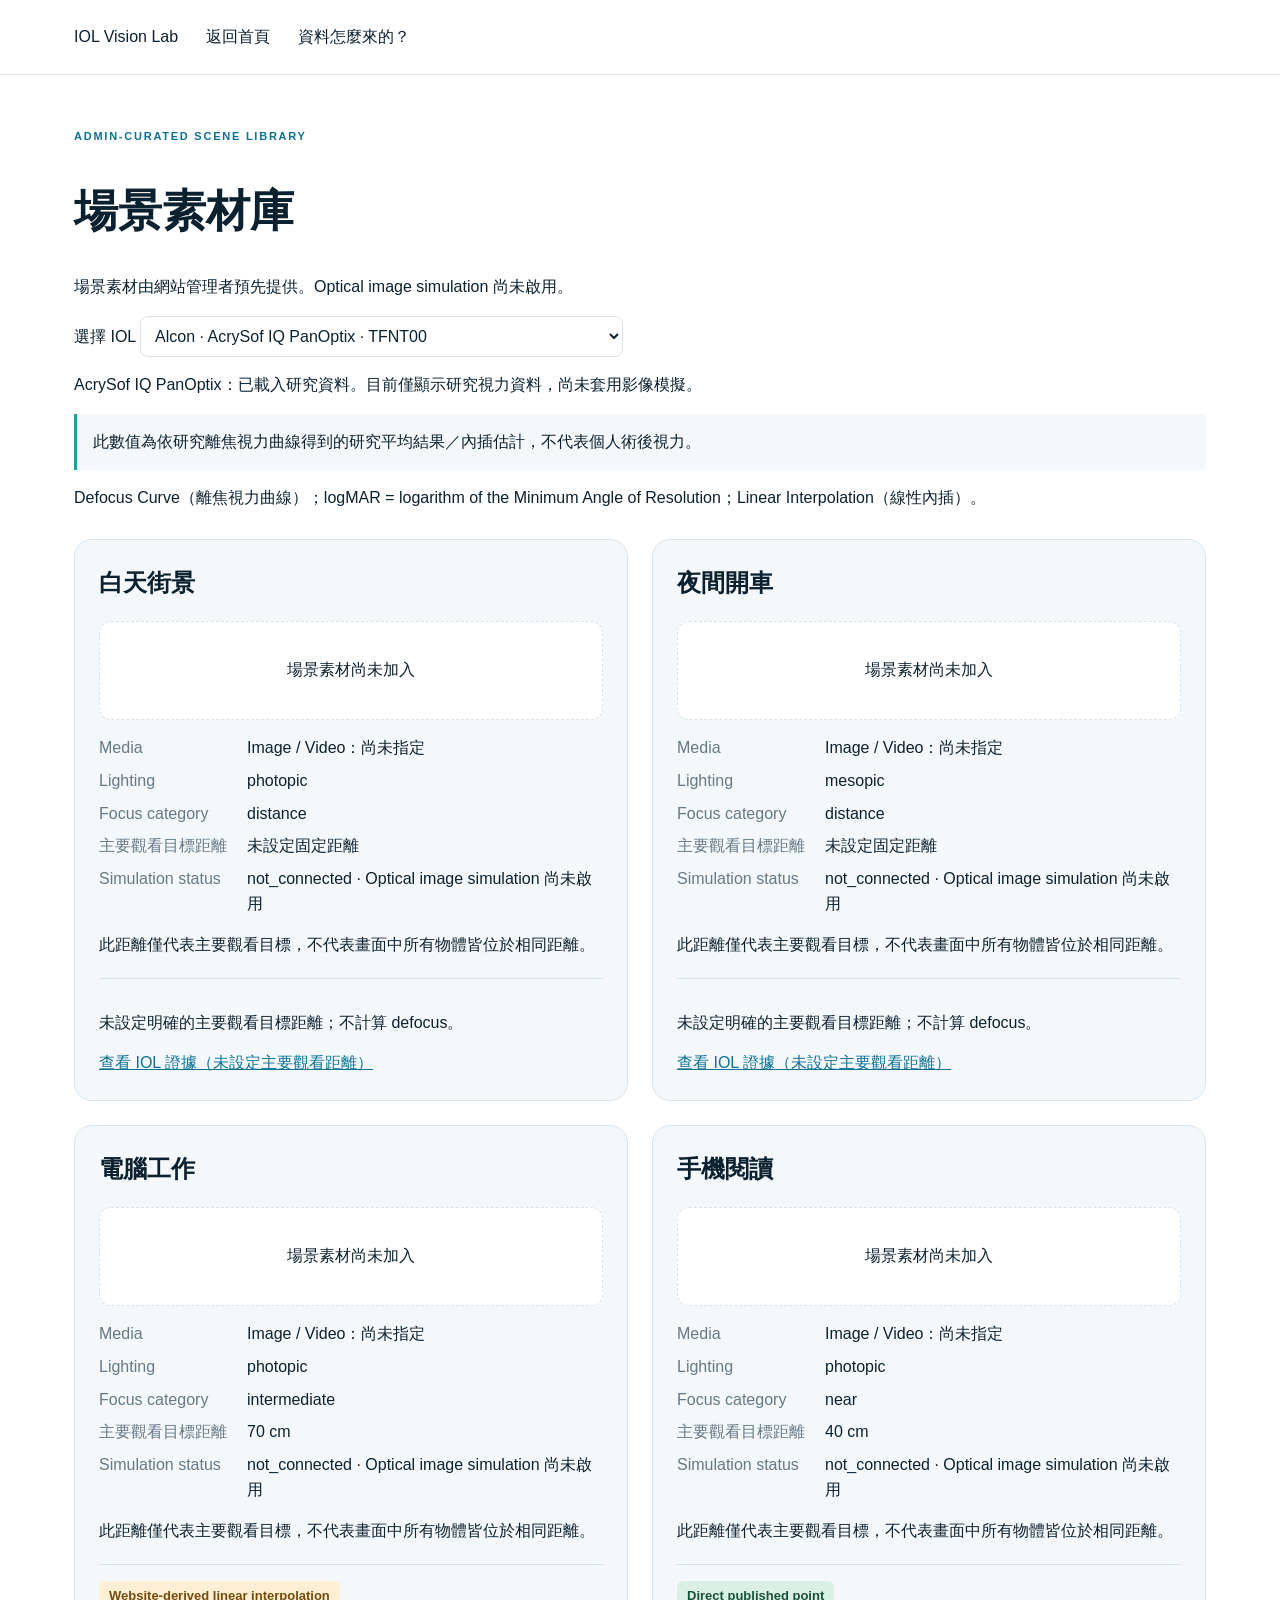
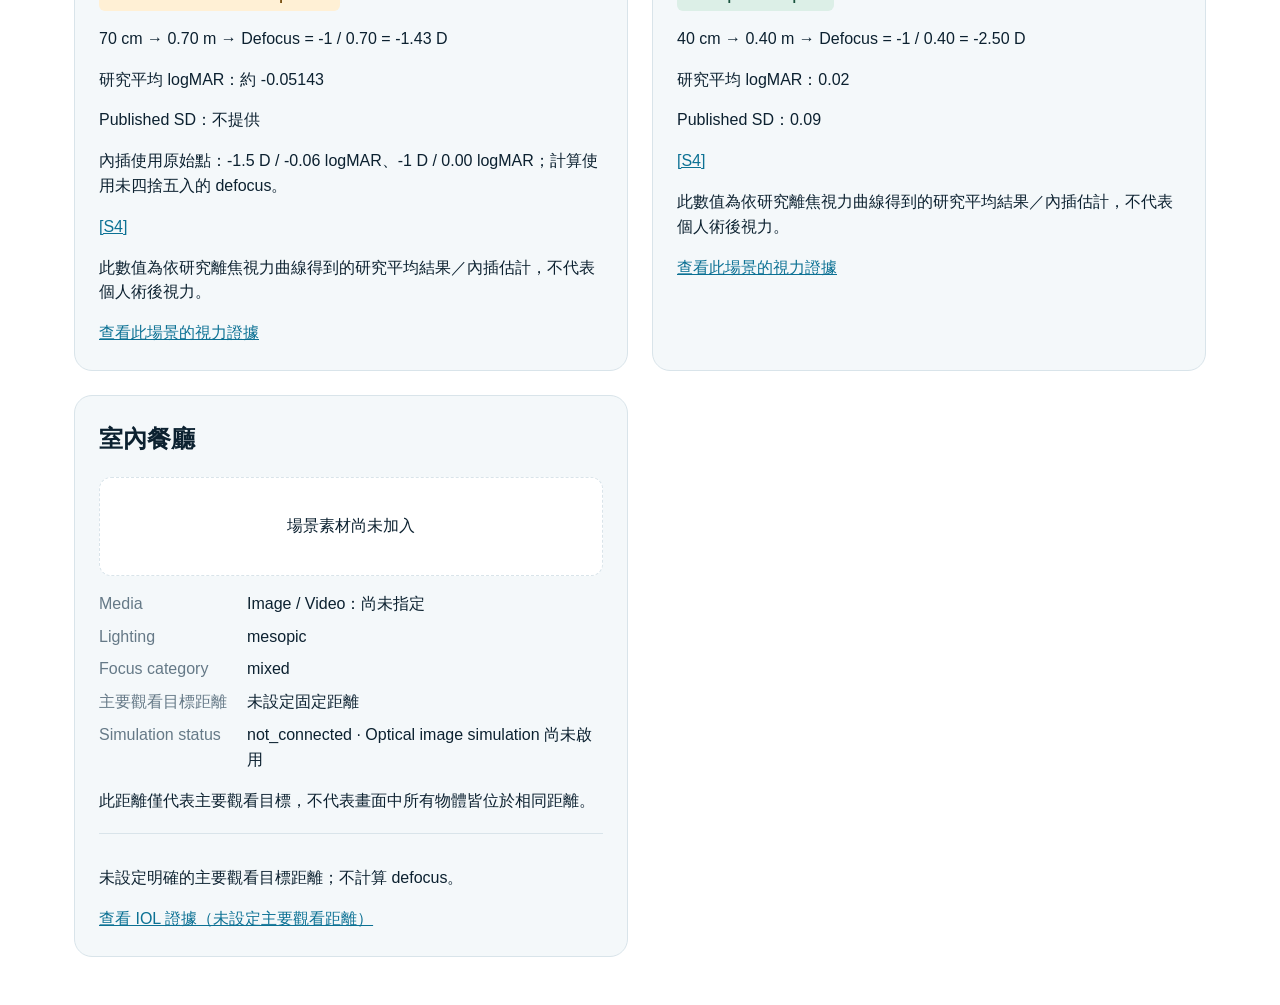
<file: scene-library.html>
<!DOCTYPE html>
<html lang="zh-Hant">
<head>
<meta charset="UTF-8"><meta name="viewport" content="width=device-width, initial-scale=1">
<title>Scene Library｜IOL Vision Lab</title>
<link rel="stylesheet" href="styles.css"><link rel="stylesheet" href="scene-library.css">
<script src="evidence-routing.js" defer></script><script src="defocus-calculator.js" defer></script><script src="scene-library.js" defer></script>
</head>
<body class="scene-library">
<header class="nav-shell"><nav class="nav" aria-label="主要導覽"><a href="index.html" class="brand">IOL Vision Lab</a><a href="index.html">返回首頁</a><a href="methodology.html">資料怎麼來的？</a></nav></header>
<main class="section">
<span class="kicker">ADMIN-CURATED SCENE LIBRARY</span><h1>場景素材庫</h1>
<p>場景素材由網站管理者預先提供。Optical image simulation 尚未啟用。</p>
<label for="scene-iol">選擇 IOL</label> <select id="scene-iol" disabled><option>載入中…</option></select>
<p id="library-status" role="status">正在讀取場景與產品資料。</p>
<p class="scene-disclaimer">此數值為依研究離焦視力曲線得到的研究平均結果／內插估計，不代表個人術後視力。</p>
<p>Defocus Curve（離焦視力曲線）；logMAR = logarithm of the Minimum Angle of Resolution；Linear Interpolation（線性內插）。</p>
<div id="scene-cards" class="scene-grid"></div>
<noscript>請啟用 JavaScript 以讀取場景資料。</noscript>
</main></body></html>
</file>
<file: styles.css>
:root{
  --ink:#0c2130; --muted:#657987; --line:#d9e4ea; --soft:#f4f8fa;
  --blue:#0c7194; --teal:#1e9e9b; --navy:#0b2a3c; --card:#ffffff;
  --shadow:0 18px 55px rgba(16,49,67,.10);
}
*{box-sizing:border-box}
html{scroll-behavior:smooth}
body{margin:0;font-family:Inter,-apple-system,BlinkMacSystemFont,"Segoe UI","Noto Sans TC",sans-serif;color:var(--ink);background:#fff;line-height:1.55}
a{text-decoration:none;color:inherit}
button,select,input{font:inherit}
button{cursor:pointer}
.nav-shell{position:sticky;top:0;z-index:50;background:rgba(255,255,255,.85);backdrop-filter:blur(18px);border-bottom:1px solid rgba(217,228,234,.85)}
.nav{max-width:1180px;margin:auto;height:74px;padding:0 24px;display:flex;align-items:center;gap:28px}
.brand{display:flex;align-items:center;gap:10px;min-width:max-content}
.brand-mark{width:34px;height:34px;border-radius:50%;display:grid;place-items:center;background:linear-gradient(135deg,var(--navy),var(--teal));color:white;box-shadow:inset 0 0 0 6px rgba(255,255,255,.14)}
.brand b{display:block;font-size:15px;letter-spacing:.01em}.brand small{display:block;color:var(--muted);font-size:11px;margin-top:-2px}
.nav-links{display:flex;gap:22px;margin-left:auto;font-size:14px;color:#35505f}
.nav-links a:hover{color:var(--blue)}
.nav-cta,.button.primary{background:var(--navy);color:white;border-radius:999px;padding:11px 18px;font-weight:700;font-size:14px}
.section{max-width:1180px;margin:auto;padding:100px 24px}
.hero{min-height:660px;display:grid;grid-template-columns:1.05fr .95fr;gap:60px;align-items:center;padding-top:86px}
.eyebrow{display:flex;gap:8px;flex-wrap:wrap}.eyebrow span,.distance-badge{font-size:12px;padding:6px 10px;border:1px solid var(--line);border-radius:999px;background:#fff;color:#4d6470}
.hero h1{font-size:clamp(44px,6vw,78px);line-height:1.02;letter-spacing:-.055em;margin:22px 0 24px}.hero h1 span{color:var(--blue)}
.hero p{font-size:18px;color:var(--muted);max-width:650px}.hero-actions{display:flex;gap:12px;margin-top:30px}.button{display:inline-flex;align-items:center;justify-content:center;padding:13px 20px;border-radius:999px;font-weight:700}.button.ghost{border:1px solid var(--line);background:white}
.hero-meta{display:flex;flex-wrap:wrap;gap:18px;color:#58717f;font-size:13px;margin-top:26px}
.hero-visual{height:500px;position:relative;display:grid;place-items:center;background:radial-gradient(circle at 50% 50%,rgba(30,158,155,.13),transparent 52%)}
.orbital-ring{position:absolute;border:1px solid rgba(12,113,148,.20);border-radius:50%}.ring-1{width:390px;height:390px}.ring-2{width:260px;height:260px}
.lens-demo{position:relative;width:390px;height:270px}
.lens-disc{position:absolute;left:45px;top:55px;width:124px;height:160px;border-radius:50%;border:1px solid rgba(12,113,148,.35);background:linear-gradient(120deg,rgba(255,255,255,.85),rgba(91,200,214,.20));box-shadow:inset 18px 0 36px rgba(11,42,60,.08),0 22px 44px rgba(12,113,148,.10)}
.lens-core{position:absolute;inset:24px;border:1px dashed rgba(12,113,148,.38);border-radius:50%}
.focus-line{position:absolute;height:1px;background:linear-gradient(90deg,var(--teal),rgba(30,158,155,0));left:168px;right:30px;top:135px;box-shadow:0 -42px 0 rgba(30,158,155,.2),0 42px 0 rgba(30,158,155,.2)}
.focus-point{position:absolute;width:10px;height:10px;border-radius:50%;background:var(--blue);box-shadow:0 0 0 8px rgba(12,113,148,.09)}.p1{right:35px;top:130px}.p2{right:85px;top:88px}.p3{right:135px;top:172px}
.hero-label{position:absolute;font-size:11px;color:#4c6878}.l1{right:0;top:147px}.l2{right:45px;top:62px}.l3{right:103px;top:198px}
.section-head{display:flex;justify-content:space-between;gap:30px;align-items:end;margin-bottom:34px}.section-head h2{font-size:40px;letter-spacing:-.035em;line-height:1.1;margin:8px 0 0}.section-head>p{max-width:430px;color:var(--muted);margin:0}
.kicker{font-size:11px;letter-spacing:.16em;color:var(--blue);font-weight:800}
.simulator-section{background:linear-gradient(180deg,#f9fbfc 0,#f2f7f9 100%);max-width:none;padding-left:max(24px,calc((100vw - 1180px)/2 + 24px));padding-right:max(24px,calc((100vw - 1180px)/2 + 24px))}
.scene-tabs{display:flex;gap:8px;overflow:auto;padding-bottom:3px}.scene-tabs button,.preset-group button{white-space:nowrap;border:1px solid var(--line);background:#fff;color:#415c6b;padding:9px 13px;border-radius:999px}.scene-tabs button.active,.preset-group button:hover{background:var(--navy);color:white;border-color:var(--navy)}
.sim-toolbar{display:flex;justify-content:space-between;align-items:center;gap:18px;margin:18px 0}.preset-group{display:flex;align-items:center;gap:8px;flex-wrap:wrap}.toolbar-label{font-size:12px;color:var(--muted);margin-right:5px}
.sync-toggle{display:flex;align-items:center;gap:8px;font-size:13px;color:#4c6370}.sync-toggle input{display:none}.toggle-ui{width:38px;height:22px;border-radius:999px;background:#cbd8de;position:relative;transition:.2s}.toggle-ui:after{content:"";width:16px;height:16px;border-radius:50%;background:white;position:absolute;top:3px;left:3px;transition:.2s;box-shadow:0 2px 6px rgba(0,0,0,.18)}.sync-toggle input:checked+.toggle-ui{background:var(--teal)}.sync-toggle input:checked+.toggle-ui:after{left:19px}
.comparison-grid{display:grid;grid-template-columns:1fr 1fr;gap:18px}.vision-card{background:white;border:1px solid #dce8ed;border-radius:24px;padding:16px;box-shadow:0 15px 40px rgba(14,56,74,.06)}
.vision-card-head{display:flex;align-items:center;justify-content:space-between;margin-bottom:12px}.comparison-label{display:block;color:#7a8e98;font-size:10px;letter-spacing:.1em;margin-bottom:4px}.vision-card select{border:none;background:transparent;font-size:18px;font-weight:750;color:var(--ink);padding:0;outline:none}
.scene-frame{height:390px;border-radius:18px;position:relative;overflow:hidden;background:#152c3c}.scene-layer,.halo-layer,.glare-layer,.astigmatism-layer,.frame-vignette{position:absolute;inset:0;pointer-events:none}.scene-art{transition:filter .35s ease,transform .35s ease;background-size:cover;background-position:center}
.frame-vignette{box-shadow:inset 0 0 90px rgba(0,0,0,.23)}
.halo-layer{mix-blend-mode:screen;opacity:.2;transition:.3s;background:
 radial-gradient(circle at 72% 36%, transparent 0 4%, rgba(255,245,205,.75) 4.7%, transparent 7.2%),
 radial-gradient(circle at 28% 41%, transparent 0 3%, rgba(255,245,205,.65) 3.8%, transparent 6.3%),
 radial-gradient(circle at 61% 58%, transparent 0 2.5%, rgba(255,245,205,.55) 3.3%, transparent 5.5%)}
.glare-layer{opacity:.15;transition:.3s;background:
 radial-gradient(ellipse at 72% 36%,rgba(255,255,220,.88),rgba(255,255,255,.28) 11%,transparent 31%),
 radial-gradient(ellipse at 28% 41%,rgba(255,255,220,.72),rgba(255,255,255,.2) 10%,transparent 28%)}
.astigmatism-layer{opacity:0;backdrop-filter:blur(0px)}
.scene-caption{position:absolute;left:16px;bottom:14px;background:rgba(7,31,44,.68);color:white;border:1px solid rgba(255,255,255,.15);backdrop-filter:blur(12px);padding:9px 11px;border-radius:12px}.scene-caption span{display:block;font-weight:750}.scene-caption small{opacity:.75}
.vision-profile{display:grid;grid-template-columns:1fr 1fr 1fr 1.1fr;gap:10px;padding:16px 4px 2px}.metric small{display:block;color:#78909b;font-size:10px}.metric b{display:block;font-size:12px;margin:4px 0}.bar{height:5px;border-radius:999px;background:#e7eff3;overflow:hidden}.bar i{display:block;height:100%;background:linear-gradient(90deg,var(--blue),var(--teal));border-radius:999px}
.controls-card{margin-top:18px;background:#fff;border:1px solid #dce8ed;border-radius:24px;padding:24px}.controls-head{display:flex;justify-content:space-between;gap:30px;align-items:end}.controls-head h3{font-size:24px;margin:5px 0 0}.controls-head p{max-width:440px;margin:0;color:var(--muted);font-size:13px}.controls-grid{display:grid;grid-template-columns:repeat(5,1fr);gap:22px;margin-top:24px}.controls-grid label{font-size:12px;font-weight:700;color:#49616f}.range-line{display:flex;align-items:center;gap:8px;margin-top:10px}.range-line input{width:100%;accent-color:var(--teal)}.range-line output{min-width:48px;text-align:right;color:var(--blue);font-size:11px}.micro-disclaimer{margin-top:18px;border-top:1px solid var(--line);padding-top:16px;color:#6f838f;font-size:12px}
.type-grid{display:grid;grid-template-columns:repeat(4,1fr);gap:16px}.type-card{border:1px solid var(--line);border-radius:20px;padding:22px;background:white;transition:.2s}.type-card:hover{transform:translateY(-4px);box-shadow:var(--shadow)}.type-card .num{font-size:11px;color:#8ca0aa}.type-card h3{font-size:20px;margin:10px 0}.type-card p{font-size:13px;color:var(--muted);min-height:78px}.type-card ul{padding-left:18px;color:#445d6b;font-size:12px;min-height:100px}.range-vis{display:grid;grid-template-columns:repeat(3,1fr);gap:5px;margin-top:18px}.range-vis span{height:7px;border-radius:999px;background:#e6eef2}.range-vis span.on{background:linear-gradient(90deg,var(--blue),var(--teal))}
.lifestyle-section{padding-top:30px}.lifestyle-card{background:var(--navy);color:white;border-radius:28px;padding:44px}.lifestyle-card .section-head p,.lifestyle-card .kicker{color:#9ccbd4}.section-head.compact h2{color:white}.chip-grid{display:flex;flex-wrap:wrap;gap:10px;margin:22px 0}.chip-grid button{border:1px solid rgba(255,255,255,.18);background:rgba(255,255,255,.07);color:white;border-radius:999px;padding:10px 15px}.chip-grid button.active{background:white;color:var(--navy)}.summary-card{background:rgba(255,255,255,.08);border:1px solid rgba(255,255,255,.12);border-radius:18px;padding:20px}.summary-card span{font-size:10px;letter-spacing:.12em;color:#8fc4cf}.summary-card h3{margin:5px 0 4px}.summary-card p{margin:0;color:#b9cdd4;font-size:12px}
.factor-grid{display:grid;grid-template-columns:repeat(3,1fr);gap:12px}.factor-grid article{border-top:1px solid var(--line);padding:18px 4px}.factor-grid span{font-size:10px;color:#89a0ab}.factor-grid h3{margin:7px 0;font-size:16px}.factor-grid p{margin:0;color:var(--muted);font-size:13px}
.evidence-panel{border-radius:28px;background:linear-gradient(135deg,#eef8f8,#f7fbfd);border:1px solid #d7e8e9;padding:40px;display:grid;grid-template-columns:1fr 1fr;gap:60px;align-items:center}.evidence-panel h2{font-size:34px;line-height:1.1}.evidence-panel p{color:var(--muted)}.citation-stack{display:grid;gap:10px}.citation{background:white;border:1px solid var(--line);border-radius:15px;padding:15px;display:flex;gap:13px;align-items:center}.citation>span{width:30px;height:30px;border-radius:50%;display:grid;place-items:center;background:#edf6f7;color:var(--blue);font-size:11px}.citation b,.citation small{display:block}.citation small{color:#8397a1;margin-top:2px}
.about-card{background:#f6f9fa;border:1px solid var(--line);border-radius:28px;padding:42px;display:grid;grid-template-columns:1.2fr .8fr;gap:50px}.about-copy h2{font-size:36px;line-height:1.15}.about-copy p{color:var(--muted)}.founder-card{background:white;border:1px solid var(--line);border-radius:20px;padding:24px;display:flex;gap:16px;align-items:center}.avatar{width:58px;height:58px;border-radius:50%;display:grid;place-items:center;background:linear-gradient(135deg,var(--navy),var(--teal));color:white;font-weight:800}.founder-card small{font-size:9px;color:#8ba0aa;letter-spacing:.1em}.founder-card h3{margin:5px 0}.founder-card p{margin:0;color:var(--muted);font-size:12px}
footer{border-top:1px solid var(--line);padding:40px 24px 22px}.footer-grid{max-width:1180px;margin:auto;display:grid;grid-template-columns:1fr 1.3fr 1fr;gap:30px;align-items:center}.footer-grid>p{font-size:12px;color:var(--muted)}.footer-links{display:flex;justify-content:flex-end;gap:14px;font-size:12px;color:#5b727e}.copyright{max-width:1180px;margin:25px auto 0;border-top:1px solid #edf2f4;padding-top:16px;color:#8ca0a9;font-size:11px}
.scene-street{background-image:url("data:image/svg+xml,%3Csvg xmlns='http://www.w3.org/2000/svg' viewBox='0 0 1200 800'%3E%3Cdefs%3E%3ClinearGradient id='s' x1='0' y1='0' x2='0' y2='1'%3E%3Cstop stop-color='%238ed0e8'/%3E%3Cstop offset='1' stop-color='%23f1f5e7'/%3E%3C/linearGradient%3E%3C/defs%3E%3Crect width='1200' height='800' fill='url(%23s)'/%3E%3Crect y='390' width='1200' height='410' fill='%239fb693'/%3E%3Cpath d='M470 800 570 390h120l120 410' fill='%23515d61'/%3E%3Cpath d='M585 760h105M600 680h72M615 600h45M627 530h30' stroke='%23f7f2d2' stroke-width='10'/%3E%3Cg fill='%235a816b'%3E%3Ccircle cx='160' cy='380' r='105'/%3E%3Ccircle cx='1050' cy='390' r='130'/%3E%3Ccircle cx='290' cy='410' r='88'/%3E%3C/g%3E%3Cg fill='%23e8d8bd'%3E%3Crect x='80' y='300' width='150' height='130'/%3E%3Crect x='900' y='285' width='190' height='165'/%3E%3C/g%3E%3Cg fill='%23b9c5c9'%3E%3Crect x='820' y='480' width='130' height='55' rx='15'/%3E%3Crect x='250' y='500' width='115' height='50' rx='14'/%3E%3C/g%3E%3C/svg%3E")}
.scene-computer{background-image:url("data:image/svg+xml,%3Csvg xmlns='http://www.w3.org/2000/svg' viewBox='0 0 1200 800'%3E%3Crect width='1200' height='800' fill='%23d7e4e8'/%3E%3Crect y='560' width='1200' height='240' fill='%23b69472'/%3E%3Crect x='250' y='130' width='700' height='420' rx='24' fill='%23223b4b'/%3E%3Crect x='285' y='165' width='630' height='350' rx='10' fill='%23eef5f4'/%3E%3Crect x='330' y='220' width='240' height='24' rx='12' fill='%2361a9b2'/%3E%3Crect x='330' y='270' width='460' height='15' rx='7' fill='%23bacdd2'/%3E%3Crect x='330' y='305' width='400' height='15' rx='7' fill='%23bacdd2'/%3E%3Crect x='330' y='350' width='200' height='95' rx='12' fill='%23b6d8d8'/%3E%3Crect x='555' y='350' width='250' height='95' rx='12' fill='%23dde8e8'/%3E%3Crect x='565' y='550' width='70' height='100' fill='%235a6770'/%3E%3Cellipse cx='600' cy='658' rx='150' ry='18' fill='%237f6b59'/%3E%3C/svg%3E")}
.scene-phone{background-image:url("data:image/svg+xml,%3Csvg xmlns='http://www.w3.org/2000/svg' viewBox='0 0 1200 800'%3E%3Crect width='1200' height='800' fill='%23c3d7d2'/%3E%3Ccircle cx='240' cy='170' r='130' fill='%23d9b98e' opacity='.45'/%3E%3Ccircle cx='980' cy='640' r='180' fill='%237cae9e' opacity='.45'/%3E%3Crect x='400' y='80' width='400' height='650' rx='58' fill='%231b2d39'/%3E%3Crect x='425' y='118' width='350' height='570' rx='35' fill='%23f9fbfb'/%3E%3Crect x='470' y='190' width='205' height='26' rx='12' fill='%234b9ead'/%3E%3Crect x='470' y='250' width='260' height='14' rx='7' fill='%23c2d3d6'/%3E%3Crect x='470' y='287' width='230' height='14' rx='7' fill='%23c2d3d6'/%3E%3Crect x='470' y='355' width='260' height='170' rx='18' fill='%23d5e8e6'/%3E%3Crect x='470' y='560' width='210' height='16' rx='8' fill='%23c2d3d6'/%3E%3C/svg%3E")}
.scene-night{background-image:url("data:image/svg+xml,%3Csvg xmlns='http://www.w3.org/2000/svg' viewBox='0 0 1200 800'%3E%3Cdefs%3E%3ClinearGradient id='n' x1='0' y1='0' x2='0' y2='1'%3E%3Cstop stop-color='%23081627'/%3E%3Cstop offset='1' stop-color='%23193445'/%3E%3C/linearGradient%3E%3C/defs%3E%3Crect width='1200' height='800' fill='url(%23n)'/%3E%3Cpath d='M420 800 560 380h90l160 420' fill='%2326353d'/%3E%3Cpath d='M590 760h70M595 670h55M605 585h40M612 515h28' stroke='%23dddca8' stroke-width='9'/%3E%3Cg fill='%23ffeaa4'%3E%3Ccircle cx='290' cy='300' r='15'/%3E%3Ccircle cx='910' cy='270' r='18'/%3E%3Ccircle cx='1030' cy='410' r='12'/%3E%3Ccircle cx='170' cy='455' r='14'/%3E%3Ccircle cx='720' cy='350' r='10'/%3E%3C/g%3E%3Cg fill='%23e9f7ff'%3E%3Ccircle cx='460' cy='510' r='23'/%3E%3Ccircle cx='735' cy='510' r='23'/%3E%3C/g%3E%3C/svg%3E")}
.scene-restaurant{background-image:url("data:image/svg+xml,%3Csvg xmlns='http://www.w3.org/2000/svg' viewBox='0 0 1200 800'%3E%3Crect width='1200' height='800' fill='%2357443c'/%3E%3Cg fill='%23f5d58e'%3E%3Ccircle cx='250' cy='165' r='35'/%3E%3Ccircle cx='600' cy='120' r='42'/%3E%3Ccircle cx='960' cy='180' r='32'/%3E%3C/g%3E%3Crect y='520' width='1200' height='280' fill='%23826752'/%3E%3Cellipse cx='600' cy='560' rx='380' ry='70' fill='%23b79571'/%3E%3Cg fill='%23e8e2d2'%3E%3Ccircle cx='470' cy='535' r='80'/%3E%3Ccircle cx='720' cy='535' r='80'/%3E%3C/g%3E%3Crect x='555' y='270' width='90' height='190' rx='18' fill='%23cfd9d7' opacity='.75'/%3E%3C/svg%3E")}
@media(max-width:900px){
  .nav-links{display:none}.hero{grid-template-columns:1fr;min-height:auto}.hero-visual{height:380px}.comparison-grid,.type-grid,.factor-grid,.evidence-panel,.about-card{grid-template-columns:1fr 1fr}.controls-grid{grid-template-columns:repeat(2,1fr)}.section-head{align-items:start;flex-direction:column}.scene-frame{height:340px}.footer-grid{grid-template-columns:1fr}
}
@media(max-width:640px){
  .section{padding:72px 18px}.nav{padding:0 16px}.nav-cta{display:none}.hero{padding-top:55px}.hero h1{font-size:47px}.hero-actions{flex-direction:column;align-items:stretch}.hero-meta{display:grid;gap:7px}.hero-visual{height:300px}.lens-demo{transform:scale(.78)}
  .comparison-grid,.type-grid,.factor-grid,.evidence-panel,.about-card{grid-template-columns:1fr}.controls-grid{grid-template-columns:1fr}.controls-head{flex-direction:column;align-items:start}.scene-frame{height:310px}.vision-profile{grid-template-columns:1fr 1fr}.section-head h2{font-size:32px}.lifestyle-card,.evidence-panel,.about-card{padding:26px}.sim-toolbar{align-items:start;flex-direction:column}.footer-links{justify-content:flex-start}
}

/* Public beta: visible focus without changing simulation rendering. */
:is(a,button,input,select,textarea,summary,[tabindex]):focus-visible {
 outline: 3px solid #0c7194 !important;
 outline-offset: 4px;
}
@media(max-width:640px){
 /* Grid automatic min-content width inherited the 390px decorative lens. */
 .hero {grid-template-columns:minmax(0,1fr)}
 .hero-copy,.hero-visual {min-width:0}
 .lens-demo {width:min(390px,100%)}
 .ring-1 {width:min(390px,100%);height:auto;aspect-ratio:1}
 .ring-2 {width:min(260px,100%);height:auto;aspect-ratio:1}
 .nav {height:auto;min-height:74px;flex-wrap:wrap;gap:12px;padding-block:12px}
 .nav-links {display:flex;flex-wrap:wrap;gap:12px;margin-left:0}
}
@media(max-width:640px){
 .comparison-grid{grid-template-columns:minmax(0,1fr)}
 .vision-card,.vision-card-head>div{min-width:0}
 .vision-card-head{flex-wrap:wrap;gap:8px}
 .vision-card select{max-width:100%;width:100%}
 .scene-tabs{flex-wrap:wrap;overflow:visible}
}
@media(max-width:640px){
 .footer-grid{grid-template-columns:minmax(0,1fr)}
 .footer-grid>div{min-width:0}
 .footer-links{flex-wrap:wrap}
 .footer-brand{min-width:0;flex-wrap:wrap}
}
</file>
<file: homepage.css>
/* Public beta onboarding; demo optics and calculations remain unchanged. */
.beta-home .nav{height:auto;min-height:74px;flex-wrap:wrap;padding-block:16px;gap:20px}
.beta-home .nav-links{display:flex;flex-wrap:wrap;gap:12px 20px}
.skip-link{position:absolute;left:16px;top:-100px;z-index:100;background:white;padding:12px}
.skip-link:focus{top:12px}
.onboarding-hero{padding-top:80px;padding-bottom:64px;background:radial-gradient(ellipse at 90% 20%,#eef8f8,transparent 65%)}
.onboarding-hero h1{font-size:clamp(38px,5.5vw,72px);line-height:1.2;letter-spacing:-.035em;margin:24px 0}
.onboarding-hero h1 span{color:var(--blue)}
.hero-intro{max-width:720px;font-size:20px;color:#47616e;line-height:1.8}
.text-link{display:inline-block;color:var(--blue);font-weight:650;margin-top:18px;text-decoration:underline;text-underline-offset:5px}
.home-note{font-size:14px;color:var(--muted);margin-top:24px}
.beta-home .home-section{padding-top:36px;padding-bottom:36px}
.home-section h2{font-size:clamp(24px,3vw,34px);line-height:1.4;margin:8px 0 24px}
.onboarding-cards{display:grid;grid-template-columns:repeat(4,minmax(0,1fr));gap:18px}
.onboarding-cards article{padding:24px;border:1px solid var(--line);border-radius:18px;display:flex;flex-direction:column;background:white}
.onboarding-cards h3{margin:0;font-size:20px}
.onboarding-cards p{color:#47616e;line-height:1.8;flex:1}
.onboarding-cards a{color:var(--blue);font-weight:650;text-decoration:underline;text-underline-offset:4px}
.home-steps{display:grid;grid-template-columns:repeat(3,minmax(0,1fr));gap:30px;padding-left:28px;font-size:19px}
.home-steps li{padding:12px 8px}
.home-transparency{background:var(--soft);padding:32px;border-radius:22px}
.home-layers{display:grid;grid-template-columns:repeat(3,minmax(0,1fr));gap:24px}
.home-layers dt{font-weight:700}.home-layers dd{margin:12px 0;color:#47616e}
.home-scope p{max-width:850px;color:#47616e}
.experimental-demo{border:1px solid var(--line);border-radius:16px;padding:20px}
.experimental-demo>summary{cursor:pointer;line-height:1.8}
.experimental-demo>summary span{display:block;color:#526a76;font-size:14px;margin-top:4px}
.experimental-demo .section{padding:40px 0}
.demo-notice{padding:16px;background:var(--soft);border-left:3px solid var(--blue)}
@media(max-width:900px){.onboarding-cards{grid-template-columns:repeat(2,minmax(0,1fr))}.home-layers{grid-template-columns:1fr}}
@media(max-width:640px){.onboarding-hero{padding-top:44px;padding-bottom:32px}.hero-intro{font-size:18px}.onboarding-cards,.home-steps{grid-template-columns:minmax(0,1fr)}.home-steps{gap:4px}.home-transparency{padding:20px}.onboarding-cards article{padding:20px}.beta-home .nav-links{margin-left:0}.experimental-demo{padding:12px}.home-layers dt{overflow-wrap:anywhere}}
</file>
<file: evidence-coverage.css>
.coverage main{padding:36px 24px;max-width:1600px;margin:auto}.coverage h1{font-size:32px}.matrix-scroll{overflow:auto;max-height:75vh;border:1px solid var(--line)}.coverage table{border-collapse:separate;border-spacing:0;width:max-content}.coverage th,.coverage td{padding:14px;border-right:1px solid var(--line);border-bottom:1px solid var(--line);vertical-align:top;width:190px;max-width:220px;background:white}.coverage thead th{position:sticky;top:0;background:var(--soft);z-index:2}.coverage tbody th{position:sticky;left:0;z-index:1;text-align:left;min-width:190px}.coverage a{color:var(--blue);text-decoration:underline}.coverage small{display:block;margin-top:8px;color:var(--muted)}.coverage summary{cursor:pointer}.coverage details p{font-size:13px}.coverage caption{text-align:left;padding:12px}.coverage .nav{flex-wrap:wrap;height:auto;min-height:74px}
</file>
<file: iol-catalog.css>
.catalog main{max-width:1250px;margin:auto;padding:36px 24px}.catalog-layout{display:grid;grid-template-columns:240px minmax(0,1fr);gap:28px;margin-top:24px}.catalog aside{background:var(--soft);padding:18px;border-radius:12px;align-self:start}.catalog label{display:grid;gap:6px;margin:16px 0}.catalog select,.catalog input{width:100%;min-width:0;padding:9px;border:1px solid var(--line);border-radius:6px;background:white}.family{border:1px solid var(--line);border-radius:16px;padding:24px;margin-bottom:20px;overflow-wrap:anywhere}.family h2{font-size:24px}.variant{padding:16px 0;border-top:1px solid var(--line)}.catalog button{padding:8px 12px;border:1px solid var(--line);background:var(--soft);border-radius:7px}.catalog a{color:var(--blue);text-decoration:underline}.variant a{margin-right:16px}.tags{font-size:13px;color:var(--muted);line-height:1.9}.catalog summary{cursor:pointer}.catalog .nav{height:auto;min-height:74px;flex-wrap:wrap}@media(max-width:720px){.catalog-layout{grid-template-columns:1fr}.family{padding:18px}}
</file>
<file: iol-comparison.css>
.comparison main{max-width:1180px;margin:auto;padding:40px 24px}.comparison h1{font-size:36px}.notice{background:var(--soft);border-left:3px solid var(--teal);padding:18px}.selectors,.columns{display:grid;grid-template-columns:repeat(2,minmax(0,1fr));gap:24px;margin:24px 0}.selectors label{display:grid;gap:8px}.comparison select,.comparison input{padding:10px;border:1px solid var(--line);border-radius:8px;max-width:100%;background:white;color:var(--ink)}.columns article{border:1px solid var(--line);border-radius:16px;padding:22px;min-width:0;overflow-wrap:anywhere}.columns h2{font-size:24px}.columns h3{margin-top:28px}.columns dl>div{padding:10px 0;border-bottom:1px solid var(--line)}.columns dt{color:var(--muted);font-size:14px}.columns dd{margin:4px 0}.columns a{color:var(--blue);text-decoration:underline}.result{background:var(--soft);padding:16px;border-radius:10px}.badge{display:inline-block;padding:5px 8px;border-radius:5px}.direct{background:#dcefe7}.interpolated{background:#fff0d5}@media(max-width:700px){.selectors,.columns{grid-template-columns:1fr}}
.selectors label{min-width:0}.selectors select{width:100%;min-width:0}.comparison .nav{height:auto;min-height:74px;flex-wrap:wrap;padding-top:12px;padding-bottom:12px;gap:16px}

#shared-study{overflow-x:auto;border-top:2px solid var(--teal);padding-top:24px}#shared-study table{border-collapse:collapse;width:100%}#shared-study th,#shared-study td{padding:12px;text-align:left;border-bottom:1px solid var(--line)}
</file>
<file: head-to-head-chart.css>
.head-to-head-chart{margin:24px 0;padding:18px;border:1px solid var(--line);border-radius:12px}.head-to-head-chart svg{display:block;width:100%;height:auto;min-width:640px;background:white}.head-to-head-chart svg text{font-size:12px;fill:var(--ink)}.h2h-axis{stroke:#5e707a}.h2h-grid{stroke:#e1e7eb}.h2h-arm-0{fill:#176b87;stroke:#176b87}.h2h-arm-1{fill:#87558b;stroke:#87558b}.h2h-error{stroke-width:1.5}.head-to-head-chart p{max-width:75ch}
</file>
<file: evidence-panel.css>
/* Detail-page-only styles: the existing simulator does not load this file. */
.iol-detail .evidence-distinction > section:first-child {grid-column:1 / -1}
.iol-detail .optical-badge {background:#f0eef8;color:#55447b}
.iol-detail .optical-measurement {padding-top:16px;margin-top:16px;border-top:1px solid var(--line)}
.iol-detail .mtf-record {padding:16px;margin-top:12px;border:1px solid var(--line);border-radius:12px}
.iol-detail .distance-calculator {padding:32px;border-top:1px solid var(--line);background:#f7fbfd}
.iol-detail .distance-calculator[hidden] {display:none}
.iol-detail .distance-calculator input {display:block;max-width:100%;width:180px;padding:10px;margin:8px 0 16px;border:1px solid #9cb3bf;border-radius:8px;font:inherit}
.iol-detail .distance-results p {overflow-wrap:anywhere}
.iol-detail .published-point {background:#eaf5f4;color:#215d60}
.iol-detail .interpolated-point {background:#fff0d6;color:#714b08}
.iol-detail .detail-main {padding-top:52px;padding-bottom:72px}
.iol-detail .detail-back {margin-left:auto;color:var(--blue);font-size:14px}
.iol-detail .detail-heading {margin-bottom:32px}
.iol-detail h1 {font-size:36px;letter-spacing:-.03em;margin:10px 0}
.iol-detail p {color:#526975}
.iol-detail .evidence-panel {display:block;padding:0;overflow:hidden;background:#fff;box-shadow:var(--shadow)}
.iol-detail .evidence-summary {padding:32px;background:linear-gradient(135deg,#eef8f8,#f7fbfd)}
.iol-detail .evidence-summary h2 {margin:8px 0;font-size:32px}
.iol-detail .summary-fields {display:flex;gap:40px;flex-wrap:wrap;margin:24px 0 12px}
.iol-detail dt {font-size:12px;color:#526975}
.iol-detail dd {margin:6px 0 0;overflow-wrap:anywhere}
.iol-detail .source-types {font-size:13px}
.iol-detail .disclaimer-box {border-left:3px solid var(--teal);background:#fff;padding:18px 20px;border-radius:0 12px 12px 0;margin-top:24px}
.iol-detail .disclaimer-box p {font-size:14px;margin:8px 0 0}
.iol-detail .evidence-distinction {display:grid;grid-template-columns:1.2fr 1fr;gap:28px;padding:32px}
.iol-detail h3 {font-size:19px;line-height:1.4;margin:14px 0 8px}
.iol-detail .evidence-distinction p {font-size:14px}
.iol-detail .evidence-badge {display:inline-block;padding:6px 10px;border-radius:8px;background:#eaf5f4;color:#215d60;font-size:12px;font-weight:700}
.iol-detail .evidence-badge.visualization {background:#eef1f6;color:#495c76}
.iol-detail .clinical-parameters {margin-bottom:0}
.iol-detail .evidence-metric {display:flex;align-items:baseline;justify-content:space-between;gap:12px;border-bottom:1px solid var(--line);padding:10px 0}
.iol-detail .evidence-metric dd {font-size:14px;margin:0}
.iol-detail .defocus-metric {display:block}
.iol-detail .defocus-metric dd {overflow-x:auto;margin-top:12px}
.iol-detail .defocus-table {width:100%;border-collapse:collapse;font-variant-numeric:tabular-nums}
.iol-detail .defocus-table caption {text-align:left;color:#526975;margin-bottom:12px;font-size:12px}
.iol-detail .defocus-table th,.iol-detail .defocus-table td {padding:8px;text-align:right;border-bottom:1px solid var(--line);white-space:nowrap}
.iol-detail .defocus-table th {font-size:12px;background:var(--soft)}
.iol-detail .source-marker {color:var(--blue);text-decoration:underline;text-underline-offset:3px}
.iol-detail .source-markers {display:inline-flex;gap:6px;margin-left:8px}
.iol-detail .source-type-badge + .source-type-badge {margin-left:6px}
.iol-detail .empty-evidence {color:#6f838f;font-size:14px;margin:0}
.iol-detail .empty-visual {padding:40px 18px;text-align:center;border:1px dashed #b8cad3;border-radius:16px;background:var(--soft);color:#526975;margin-top:24px}
.iol-detail .evidence-details {border-top:1px solid var(--line)}
.iol-detail summary {padding:24px 32px;cursor:pointer;font-weight:700}
.iol-detail summary span {font-size:12px;font-weight:400;color:#526975;margin-left:12px}
.iol-detail .source-list {display:grid;gap:18px;padding:0 32px 32px}
.iol-detail .source-card {border:1px solid var(--line);border-radius:18px;padding:24px;scroll-margin-top:96px}
.iol-detail .source-card:target {border-color:var(--blue);box-shadow:0 0 0 2px #dceef2}
.iol-detail .source-card header p {font-size:13px}
.iol-detail .source-fields {display:grid;grid-template-columns:repeat(2,minmax(0,1fr));gap:18px 28px}
.iol-detail .source-fields dd {font-size:14px}
.iol-detail .parameter-links {border-top:1px solid var(--line);padding-top:16px;margin-top:20px}
.iol-detail h4 {font-size:14px;margin:0}
.iol-detail .parameter-links p {font-size:14px;margin-bottom:0}
.iol-detail #sources-evidence {scroll-margin-top:96px}
.iol-detail a:focus-visible,.iol-detail summary:focus-visible {outline:3px solid var(--blue);outline-offset:4px;border-radius:3px}
@media(max-width:640px) {
  .iol-detail .detail-main {padding:32px 16px}
  .iol-detail h1 {font-size:28px}
  .iol-detail .evidence-summary,.iol-detail .evidence-distinction {padding:22px}
  .iol-detail .evidence-distinction,.iol-detail .source-fields {grid-template-columns:1fr}
  .iol-detail .source-list {padding:0 16px 20px}
  .iol-detail .source-card {padding:18px}
  .iol-detail summary {padding:20px}
  .iol-detail summary span {display:block;margin:8px 0 0}
}
</file>
<file: defocus-chart.css>
.defocus-chart{margin:30px 0;padding:20px;border:1px solid var(--line);border-radius:12px}.defocus-chart svg{display:block;width:100%;height:auto;background:white}.defocus-chart svg text{font-size:12px;fill:var(--ink)}.defocus-chart .axis{stroke:#647984}.defocus-chart .grid{stroke:#e4eaee}.published-line{fill:none;stroke:#237e92;stroke-width:1.5}.chart-published-point circle{fill:#237e92}.sd-bar,.sd-cap{stroke:#237e92;stroke-width:1.5}.distance-guide{stroke:#74531a;stroke-width:2;stroke-dasharray:6 5}.direct-marker{fill:none;stroke:#74531a;stroke-width:2}.interpolation-marker{fill:#efc078;stroke:#74531a;stroke-width:2}.defocus-chart-result{font-weight:600}
</file>
<file: patient-summary.css>
#patient-summary{margin:30px 0;padding:24px;background:var(--soft);border:1px solid var(--line);border-radius:16px}.patient-summary-grid{display:grid;grid-template-columns:repeat(3,minmax(0,1fr));gap:16px}.patient-summary-grid article{padding:18px;background:white;border:1px solid var(--line);border-radius:12px;overflow-wrap:anywhere}.patient-summary-grid h3{font-size:18px}.patient-summary-grid strong{font-size:14px;color:var(--ink)}.patient-summary-grid p{font-size:14px}.patient-summary-grid a{color:var(--blue);text-decoration:underline}.patient-summary-extra{line-height:1.9}@media(max-width:800px){.patient-summary-grid{grid-template-columns:1fr}#patient-summary{padding:16px}}
</file>
<file: optical-bench-chart.css>
.optical-bench-charts{margin:24px 0}.bench-source-chart{border:1px solid var(--line);border-radius:14px;padding:20px;margin:20px 0}.bench-setup-chart{margin:22px 0}.bench-setup-chart svg{display:block;width:100%;height:auto;background:white}.bench-setup-chart svg text{font-size:12px;fill:var(--ink)}.bench-grid{stroke:#e1e8ec}.bench-error{stroke:#243746;stroke-width:1.5}.bench-single-value{font-size:22px;padding:18px;background:var(--soft);border-radius:10px}.bench-chart-conditions{display:grid;grid-template-columns:repeat(2,minmax(0,1fr));gap:10px;border-top:1px solid var(--line);padding:14px 0}.bench-chart-conditions dt{color:var(--muted);font-size:13px}.bench-chart-conditions dd{margin:0;overflow-wrap:anywhere}.bench-source-chart summary{cursor:pointer}.bench-source-chart a{text-decoration:underline;color:var(--blue)}@media(max-width:650px){.bench-chart-conditions{grid-template-columns:1fr}.bench-source-chart{padding:14px}}
</file>
<file: methodology.css>
.methodology main{max-width:1160px;margin:auto;padding:48px 24px}.method-intro{max-width:820px}.methodology h1{font-size:clamp(30px,5vw,48px);line-height:1.25}.method-kicker{color:var(--blue);letter-spacing:.12em;font-size:13px}.methodology h2{font-size:26px}.methodology h3{font-size:18px}.methodology h3 span{font-weight:400;color:var(--muted)}.methodology section{margin:44px 0;scroll-margin-top:100px}.method-cards{display:grid;grid-template-columns:repeat(3,minmax(0,1fr));gap:18px}.method-cards.two{grid-template-columns:repeat(2,minmax(0,1fr))}.method-cards article{padding:22px;border:1px solid var(--line);border-radius:14px;overflow-wrap:anywhere}.method-contents,.methodology footer nav{display:flex;flex-wrap:wrap;gap:12px 22px;margin:26px 0}.methodology a{color:var(--blue);text-decoration:underline}.method-note{background:var(--soft);padding:20px;border-left:3px solid var(--teal)}.method-formula{font-size:19px;overflow-wrap:anywhere}.method-definitions>div{padding:16px 0;border-bottom:1px solid var(--line)}.method-definitions dt{font-weight:600}.method-definitions dd{margin:6px 0}.distance-diagram{display:grid;grid-template-columns:repeat(4,1fr);gap:12px;list-style:none;padding:0}.distance-diagram li{background:var(--soft);border:1px solid var(--line);border-radius:12px;padding:20px;text-align:center}.distance-diagram b,.distance-diagram span{display:block}.methodology footer{border-top:1px solid var(--line);padding-top:18px}.methodology .nav{height:auto;min-height:74px;flex-wrap:wrap;padding-top:12px;padding-bottom:12px}@media(max-width:760px){.method-cards,.method-cards.two{grid-template-columns:1fr}.distance-diagram{grid-template-columns:repeat(2,1fr)}.methodology main{padding:28px 18px}}
</file>
<file: scene-library.css>
.scene-library main{max-width:1180px;margin:auto;padding:48px 24px}
.scene-library h1{font-size:clamp(28px,4vw,44px)}
.scene-library select{max-width:100%;padding:10px;border:1px solid var(--line);border-radius:8px;background:white;color:var(--ink)}
.scene-grid{display:grid;grid-template-columns:repeat(2,minmax(0,1fr));gap:24px;margin-top:28px}
.scene-card{border:1px solid var(--line);border-radius:18px;padding:24px;background:var(--soft);overflow-wrap:anywhere}
.scene-card h2{font-size:24px;margin-top:0}.scene-card dl{display:grid;grid-template-columns:140px 1fr;gap:8px}.scene-card dd{margin:0}.scene-card dt{color:var(--muted)}
.scene-media-empty{padding:36px 16px;text-align:center;background:white;border:1px dashed var(--line);border-radius:12px}
.scene-card img,.scene-card video{display:block;width:100%;height:auto;border-radius:12px}
.scene-result{border-top:1px solid var(--line);margin-top:20px;padding-top:16px}
.scene-badge{display:inline-block;padding:5px 10px;border-radius:6px;font-size:13px;font-weight:600}.scene-direct{background:#dcefe7;color:#19533e}.scene-interpolation{background:#fff0d5;color:#754b0c}
.scene-disclaimer{padding:16px;border-left:3px solid var(--teal);background:var(--soft)}
.scene-card a{text-decoration:underline;color:var(--blue)}
@media(max-width:720px){.scene-grid{grid-template-columns:1fr}.scene-card{padding:18px}.scene-card dl{grid-template-columns:115px 1fr}}
</file>
